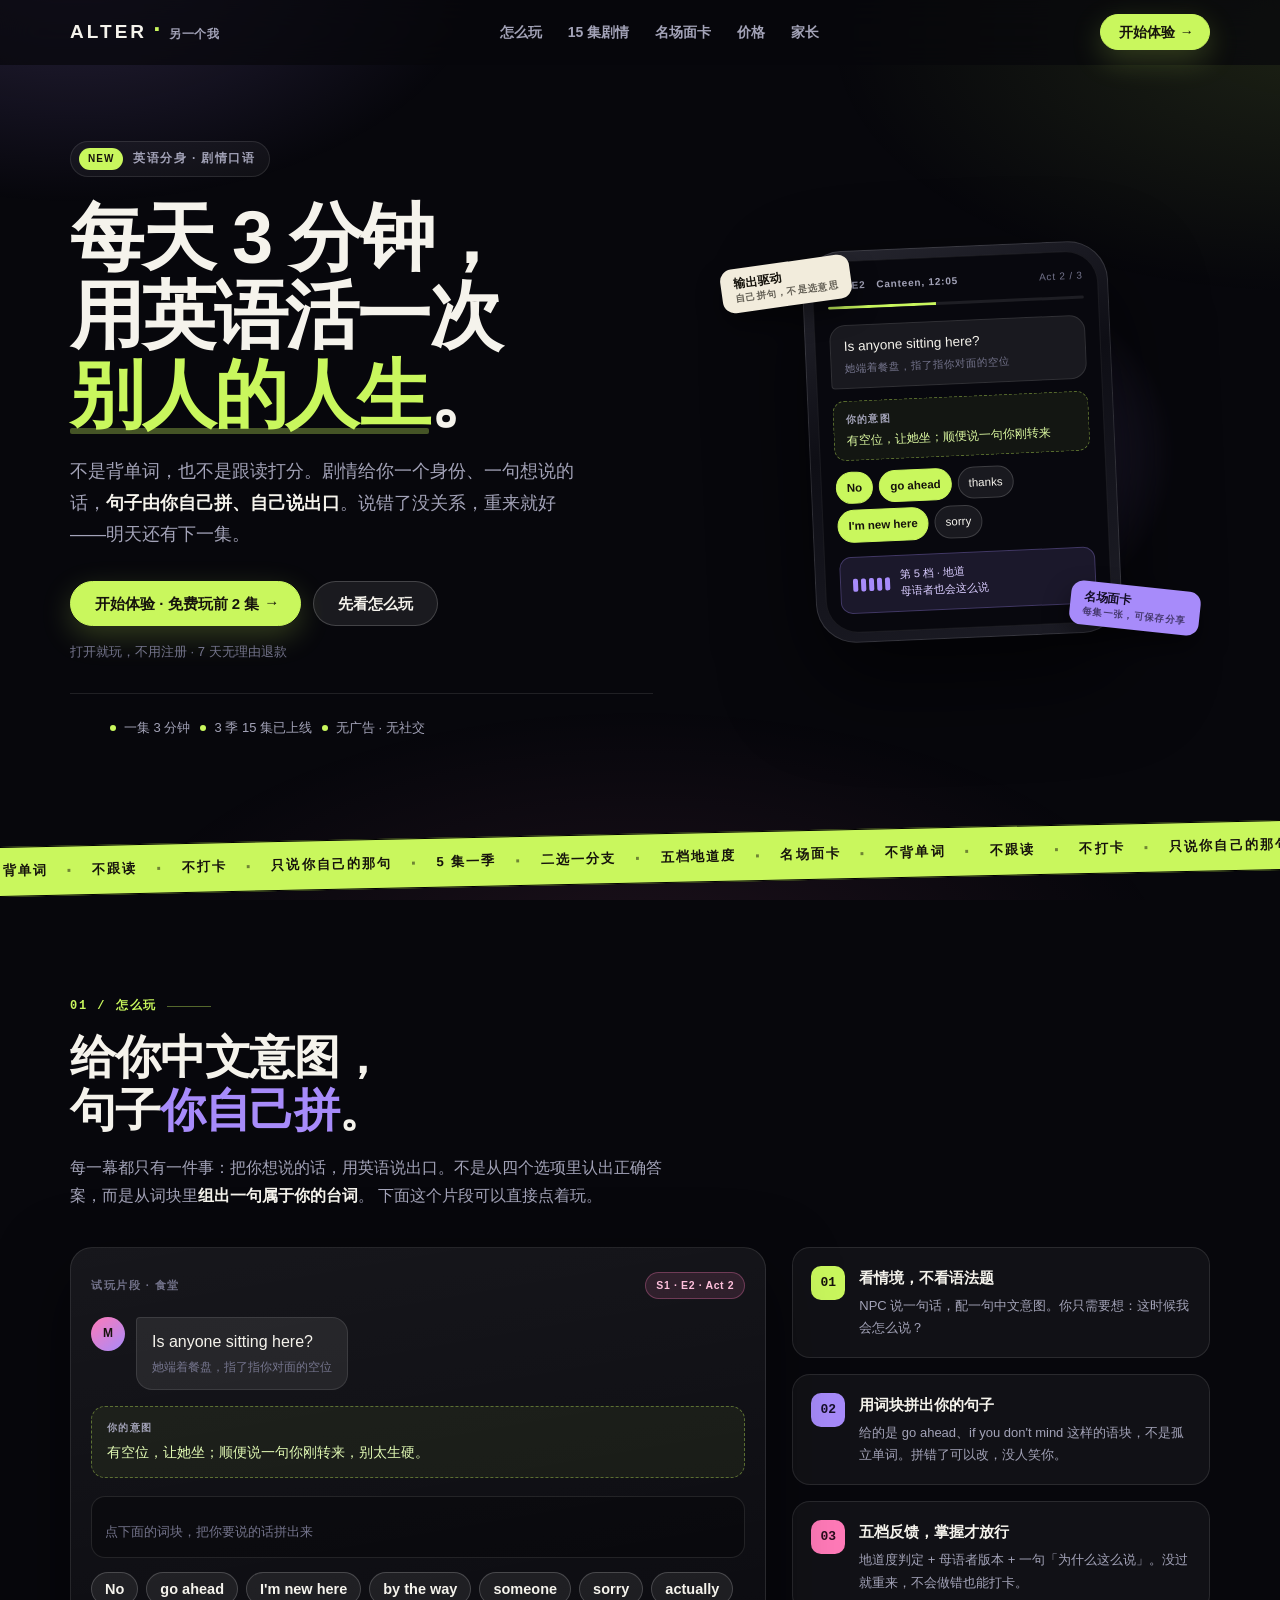
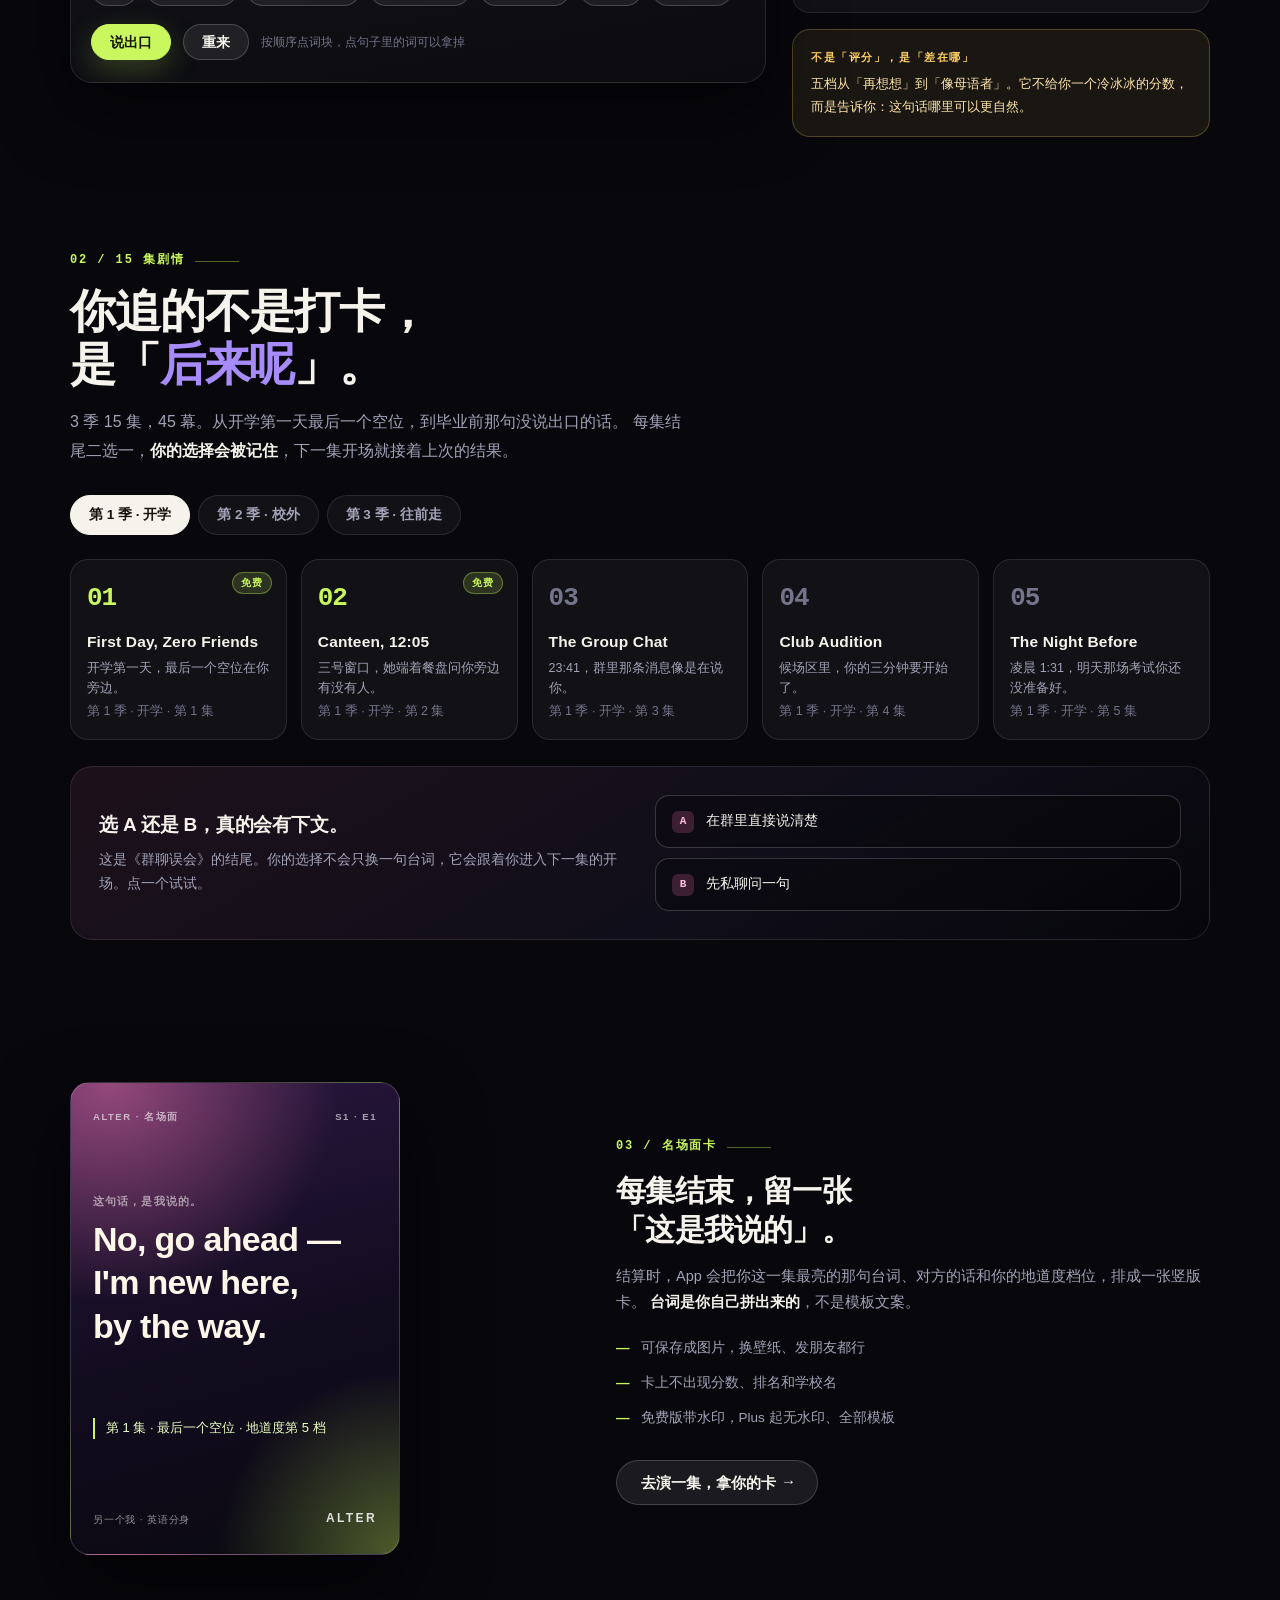
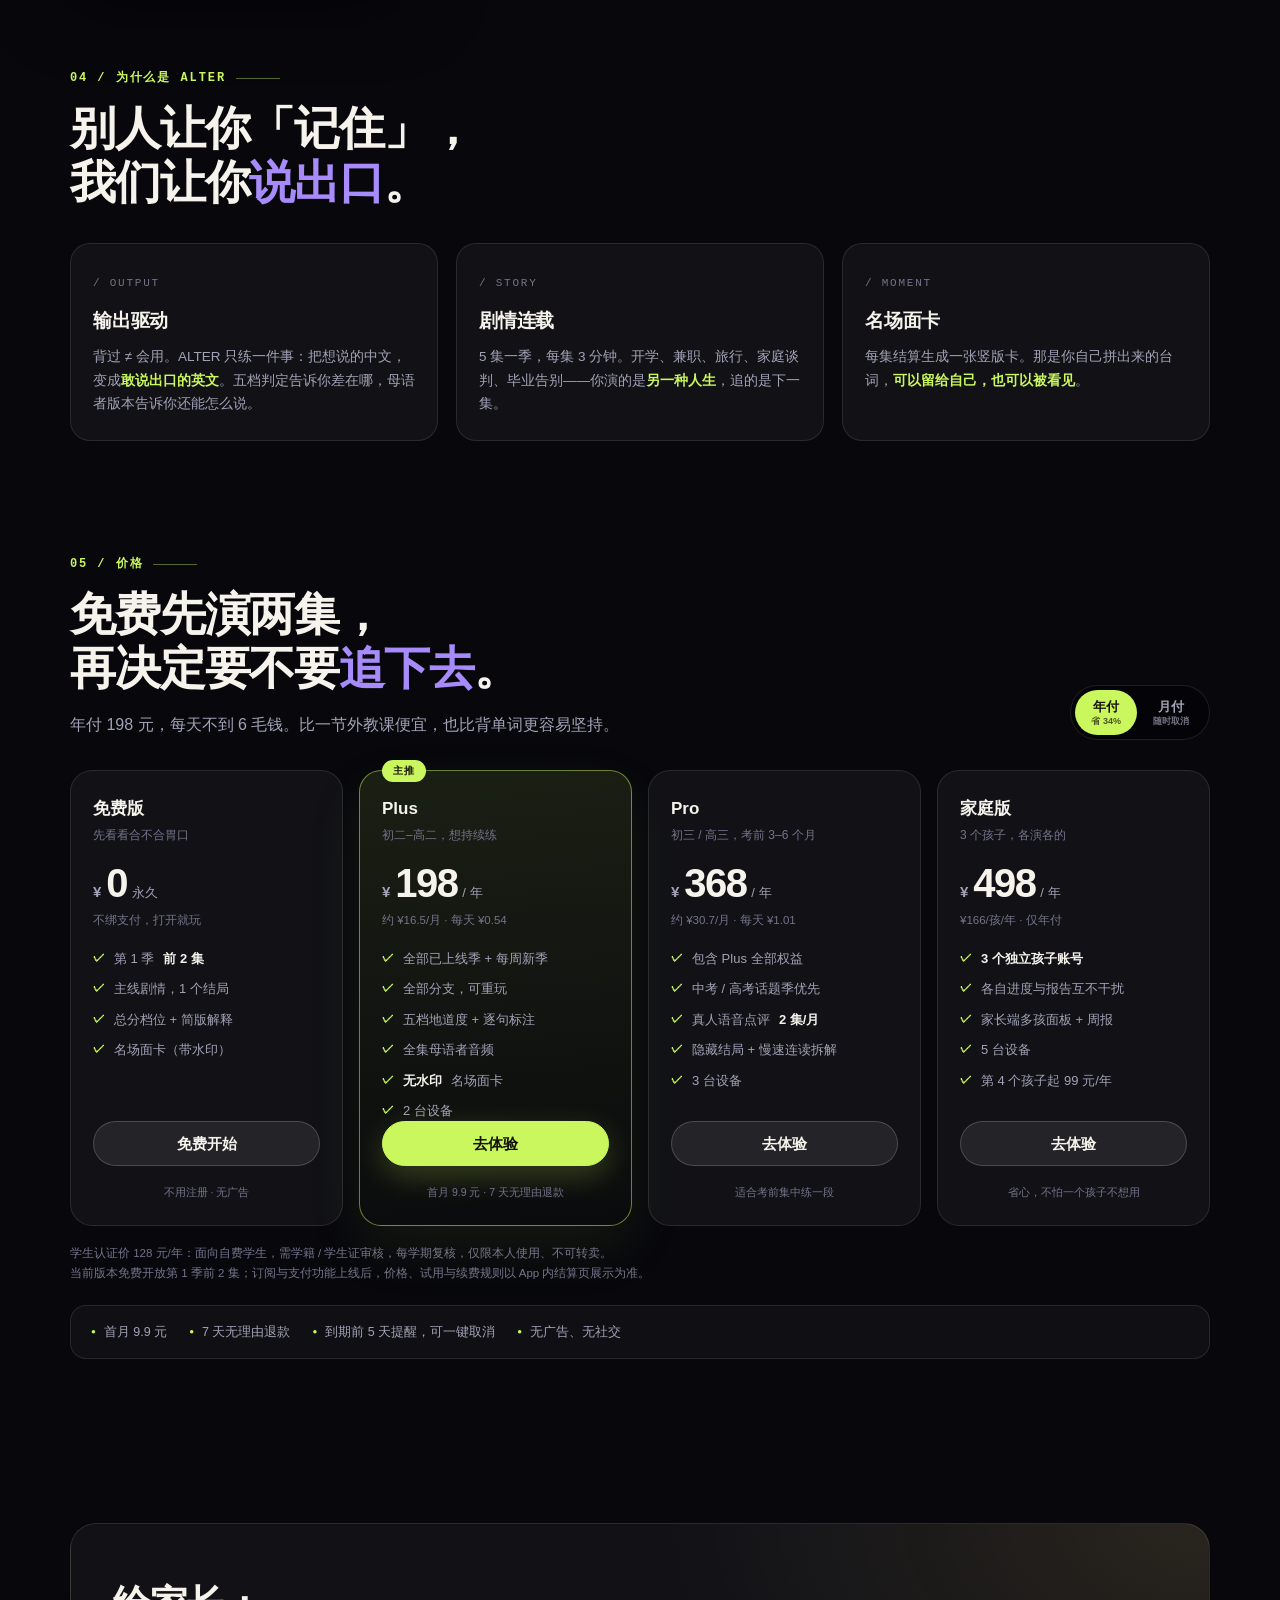
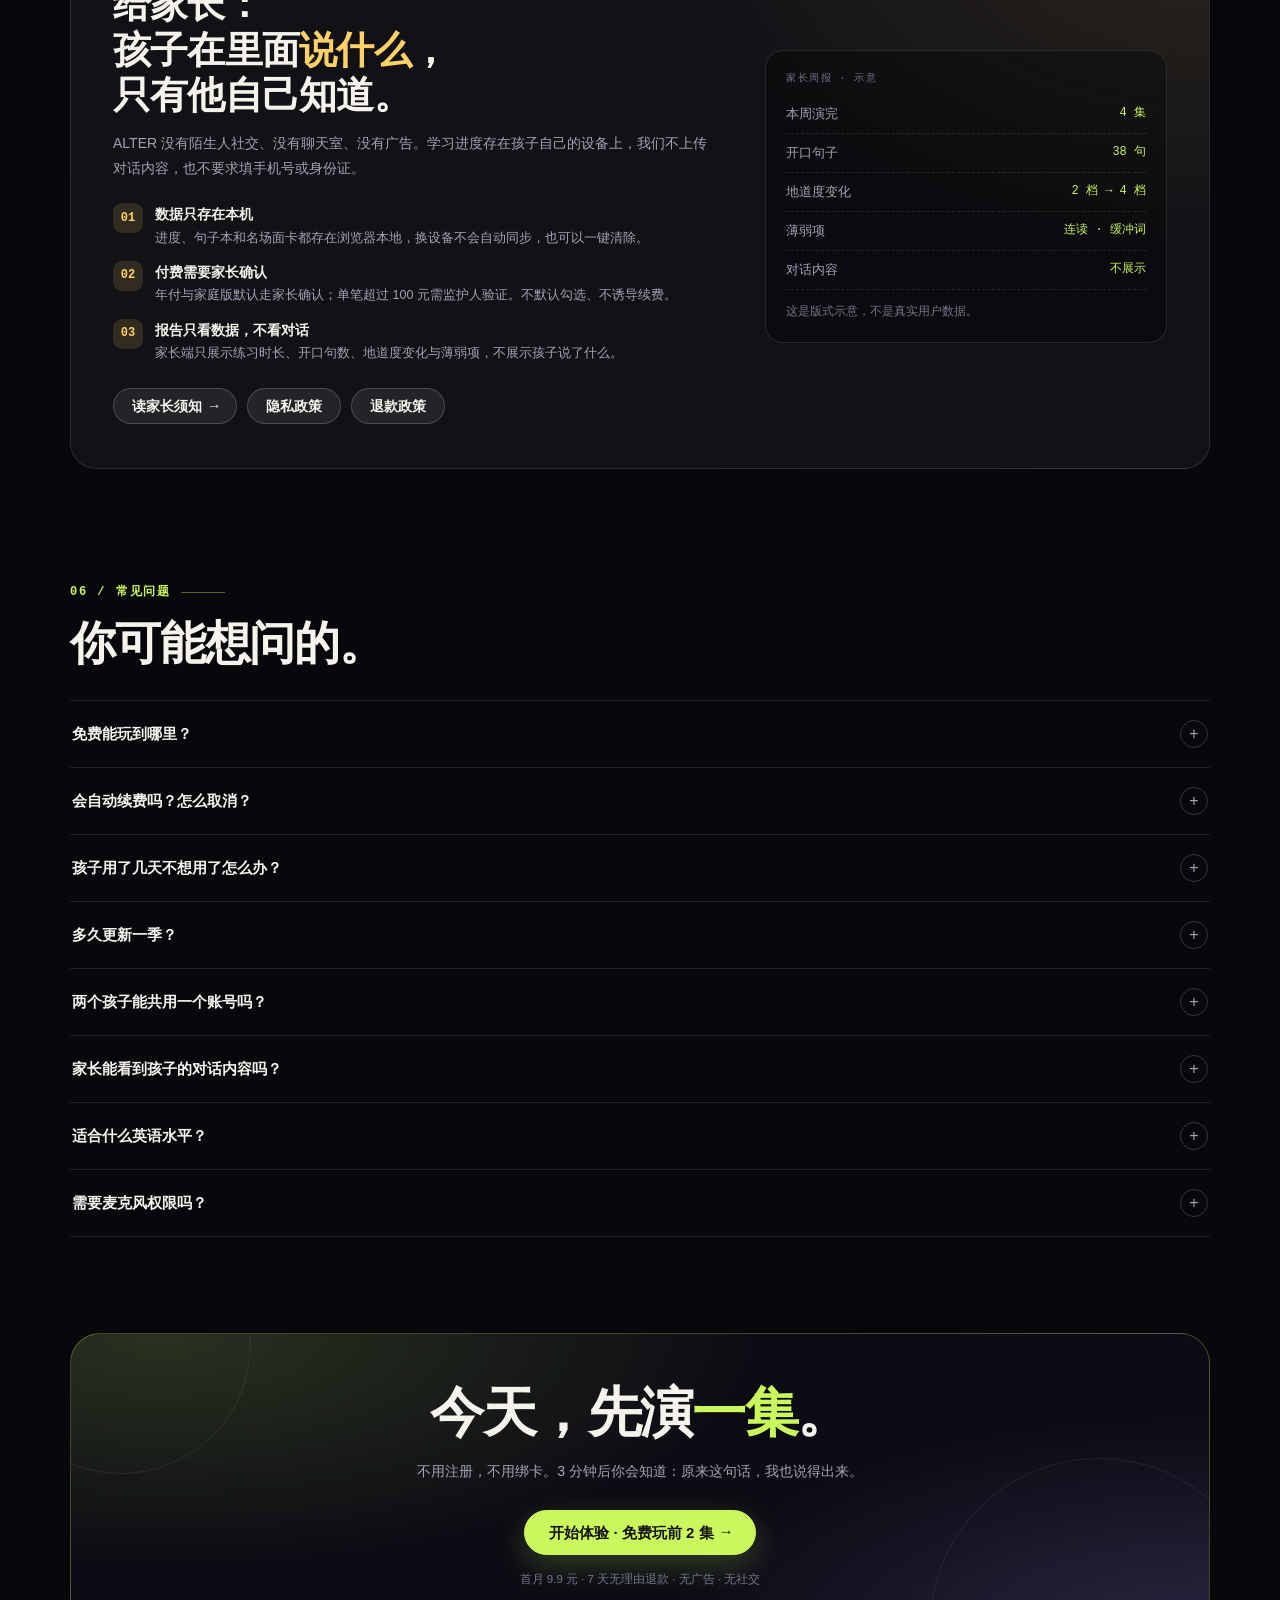
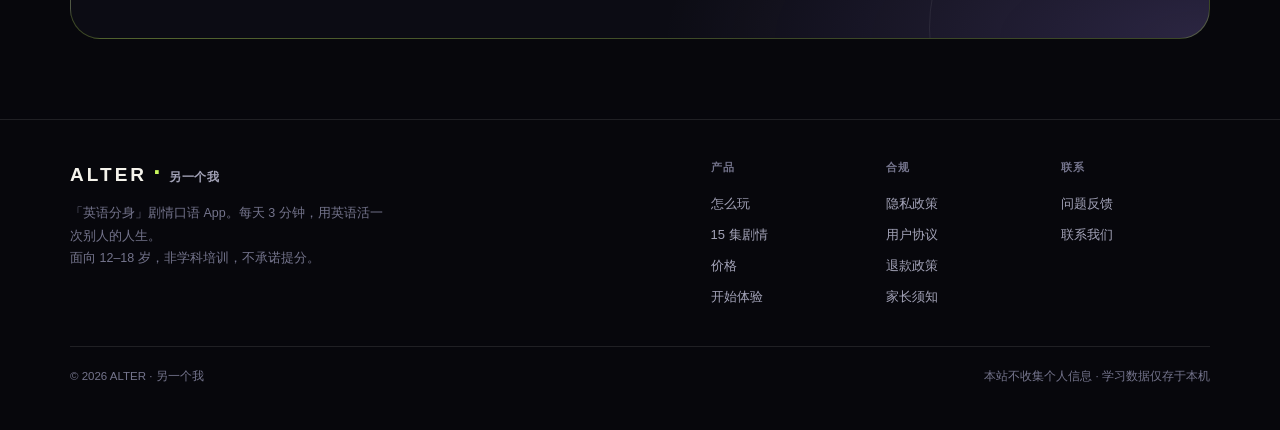
<file: index.html>
<!DOCTYPE html>
<html lang="zh-CN">
<head>
<meta charset="UTF-8" />
<meta name="viewport" content="width=device-width, initial-scale=1, viewport-fit=cover" />
<title>ALTER · 另一个我｜每天 3 分钟，用英语活另一种人生</title>
<meta name="description" content="ALTER 是一个「英语分身」剧情口语 App。给你中文意图和词块，句子自己拼、自己说；五档地道度告诉你差在哪，每集结尾二选一，下一集接着你的选择。免费玩第 1 季前 2 集。" />
<meta name="theme-color" content="#07070c" />
<meta property="og:title" content="ALTER · 另一个我｜英语分身剧情口语" />
<meta property="og:description" content="每天 3 分钟，用英语活一次别人的人生。5 集一季，二选一分支，演完生成你的名场面卡。" />
<meta property="og:type" content="website" />
<link rel="icon" href="assets/favicon.svg" type="image/svg+xml" />
<link rel="stylesheet" href="assets/css/style.css" />
</head>
<body>

<header class="site-header" id="siteHeader">
  <div class="container nav">
    <a class="brand" href="#top" aria-label="ALTER 另一个我 首页">ALTER<span class="dot">·</span><span class="cn">另一个我</span></a>
    <nav class="nav-links" aria-label="主导航">
      <a href="#how">怎么玩</a>
      <a href="#story">15 集剧情</a>
      <a href="#card">名场面卡</a>
      <a href="#pricing">价格</a>
      <a href="#parents">家长</a>
    </nav>
    <div class="nav-cta">
      <a class="btn btn--primary btn--sm" href="https://elizabeth819.github.io/alter-english/" target="_blank" rel="noopener">开始体验 <span class="arrow">→</span></a>
    </div>
  </div>
</header>

<main id="top">

  <!-- 首屏 -->
  <section class="hero">
    <div class="container hero-grid">
      <div>
        <span class="eyebrow"><b>NEW</b>英语分身 · 剧情口语</span>
        <h1>每天 3 分钟，<br />用英语活一次<br /><em>别人的人生</em>。</h1>
        <p class="hero-sub">
          不是背单词，也不是跟读打分。剧情给你一个身份、一句想说的话，<strong>句子由你自己拼、自己说出口</strong>。说错了没关系，重来就好——明天还有下一集。
        </p>
        <div class="hero-actions">
          <a class="btn btn--primary" href="https://elizabeth819.github.io/alter-english/" target="_blank" rel="noopener">开始体验 · 免费玩前 2 集 <span class="arrow">→</span></a>
          <a class="btn" href="#how">先看怎么玩</a>
        </div>
        <p class="hero-note">打开就玩，不用注册 · 7 天无理由退款</p>
        <ul class="hero-badges">
          <li>一集 3 分钟</li>
          <li>3 季 15 集已上线</li>
          <li>无广告 · 无社交</li>
        </ul>
      </div>

      <div class="phone-wrap" aria-hidden="true">
        <div class="sticker sticker--tl">输出驱动<small>自己拼句，不是选意思</small></div>
        <div class="phone">
          <div class="phone-screen">
            <div class="phone-top">
              <span class="phone-ep">S1 · E2　Canteen, 12:05</span>
              <span>Act 2 / 3</span>
            </div>
            <div class="phone-progress"><span></span></div>
            <div class="bubble">
              Is anyone sitting here?
              <small>她端着餐盘，指了指你对面的空位</small>
            </div>
            <div class="intent-box">
              <b>你的意图</b>
              有空位，让她坐；顺便说一句你刚转来
            </div>
            <div class="mini-chunks">
              <span class="mini-chunk mini-chunk--on">No</span>
              <span class="mini-chunk mini-chunk--on">go ahead</span>
              <span class="mini-chunk">thanks</span>
              <span class="mini-chunk mini-chunk--on">I'm new here</span>
              <span class="mini-chunk">sorry</span>
            </div>
            <div class="mini-tier">
              <span class="tier-dots"><i class="on"></i><i class="on"></i><i class="on"></i><i class="on"></i><i class="on"></i></span>
              <span>第 5 档 · 地道<br />母语者也会这么说</span>
            </div>
          </div>
        </div>
        <div class="sticker sticker--br">名场面卡<small>每集一张，可保存分享</small></div>
      </div>
    </div>
  </section>

  <div class="ticker" aria-hidden="true">
    <div class="ticker-track">
      <span>不背单词</span><span>不跟读</span><span>不打卡</span><span>只说你自己的那句</span><span>5 集一季</span><span>二选一分支</span><span>五档地道度</span><span>名场面卡</span>
      <span>不背单词</span><span>不跟读</span><span>不打卡</span><span>只说你自己的那句</span><span>5 集一季</span><span>二选一分支</span><span>五档地道度</span><span>名场面卡</span>
    </div>
  </div>

  <!-- 玩法 -->
  <section class="section" id="how">
    <div class="container">
      <div class="section-head reveal">
        <span class="section-index">01 / 怎么玩</span>
        <h2>给你中文意图，<br />句子<em>你自己拼</em>。</h2>
        <p class="section-desc">
          每一幕都只有一件事：把你想说的话，用英语说出口。不是从四个选项里认出正确答案，而是从词块里<strong>组出一句属于你的台词</strong>。
          下面这个片段可以直接点着玩。
        </p>
      </div>

      <div class="demo-layout">
        <div class="demo-card demo-card--main reveal">
          <div class="demo-card-label">
            <span>试玩片段 · 食堂</span>
            <span class="scene-tag">S1 · E2 · Act 2</span>
          </div>

          <div class="scene-line">
            <div class="avatar">M</div>
            <div class="speech">
              Is anyone sitting here?
              <small>她端着餐盘，指了指你对面的空位</small>
            </div>
          </div>

          <div class="intent">
            <span>你的意图</span>
            有空位，让她坐；顺便说一句你刚转来，别太生硬。
          </div>

          <div class="sentence-box" id="sentenceBox" aria-live="polite" aria-label="你拼出的句子"></div>
          <div class="chunk-pool" id="chunkPool">
            <button class="word-chip" type="button" data-word="No">No</button>
            <button class="word-chip" type="button" data-word="go ahead">go ahead</button>
            <button class="word-chip" type="button" data-word="I'm new here">I'm new here</button>
            <button class="word-chip" type="button" data-word="by the way">by the way</button>
            <button class="word-chip" type="button" data-word="someone">someone</button>
            <button class="word-chip" type="button" data-word="sorry">sorry</button>
            <button class="word-chip" type="button" data-word="actually">actually</button>
          </div>

          <div class="demo-actions">
            <button class="btn btn--primary btn--sm" type="button" id="submitSentence">说出口</button>
            <button class="btn btn--sm" type="button" id="resetSentence">重来</button>
            <span class="demo-hint">按顺序点词块，点句子里的词可以拿掉</span>
          </div>

          <div class="demo-result" id="demoResult" hidden>
            <div class="tier-row">
              <div class="tier-name" id="tierName">第 4 档 · 地道<small>意思对，语气也对</small></div>
              <div class="tier-scale" id="tierScale" aria-hidden="true">
                <i class="on"></i><i class="on"></i><i class="on"></i><i class="on"></i><i></i>
              </div>
            </div>
            <div class="your-line"><b>你说的</b><span id="yourSentence"></span></div>
            <div class="native-line"><b>母语者版本</b>No, go ahead — I'm new here, by the way.</div>
            <p class="why"><b>为什么这么说：</b>先答 No 再给 go ahead，对方才知道你是在回答「有没有人」，不是拒绝。最后用 by the way 把自我介绍接得轻一点，像顺口一提，不像查户口。</p>
          </div>
        </div>

        <div class="demo-side">
          <div class="step-card reveal">
            <span class="step-num">01</span>
            <div>
              <h3>看情境，不看语法题</h3>
              <p>NPC 说一句话，配一句中文意图。你只需要想：这时候我会怎么说？</p>
            </div>
          </div>
          <div class="step-card reveal">
            <span class="step-num">02</span>
            <div>
              <h3>用词块拼出你的句子</h3>
              <p>给的是 go ahead、if you don't mind 这样的语块，不是孤立单词。拼错了可以改，没人笑你。</p>
            </div>
          </div>
          <div class="step-card reveal">
            <span class="step-num">03</span>
            <div>
              <h3>五档反馈，掌握才放行</h3>
              <p>地道度判定 + 母语者版本 + 一句「为什么这么说」。没过就重来，不会做错也能打卡。</p>
            </div>
          </div>
          <div class="demo-tip reveal">
            <b>不是「评分」，是「差在哪」</b>
            五档从「再想想」到「像母语者」。它不给你一个冷冰冰的分数，而是告诉你：这句话哪里可以更自然。
          </div>
        </div>
      </div>
    </div>
  </section>

  <!-- 剧情 -->
  <section class="section" id="story">
    <div class="container">
      <div class="section-head reveal">
        <span class="section-index">02 / 15 集剧情</span>
        <h2>你追的不是打卡，<br />是「<em>后来呢</em>」。</h2>
        <p class="section-desc">
          3 季 15 集，45 幕。从开学第一天最后一个空位，到毕业前那句没说出口的话。
          每集结尾二选一，<strong>你的选择会被记住</strong>，下一集开场就接着上次的结果。
        </p>
      </div>

      <div class="season-tabs" role="tablist" aria-label="选择季">
        <button class="season-tab is-active" type="button" role="tab" aria-selected="true" data-season="1">第 1 季 · 开学</button>
        <button class="season-tab" type="button" role="tab" aria-selected="false" data-season="2">第 2 季 · 校外</button>
        <button class="season-tab" type="button" role="tab" aria-selected="false" data-season="3">第 3 季 · 往前走</button>
      </div>

      <div class="episode-list" id="episodeList" aria-live="polite"></div>

      <div class="branch-box reveal">
        <div class="branch-copy">
          <h3>选 A 还是 B，真的会有下文。</h3>
          <p>这是《群聊误会》的结尾。你的选择不会只换一句台词，它会跟着你进入下一集的开场。点一个试试。</p>
        </div>
        <div>
          <div class="branch-options">
            <button class="branch-opt" type="button" data-branch="a"><b>A</b><span>在群里直接说清楚</span></button>
            <button class="branch-opt" type="button" data-branch="b"><b>B</b><span>先私聊问一句</span></button>
          </div>
          <div class="branch-result" id="branchResult" hidden></div>
        </div>
      </div>
    </div>
  </section>

  <!-- 名场面卡 -->
  <section class="section" id="card">
    <div class="container">
      <div class="card-section-grid">
        <div class="scene-card reveal" aria-hidden="true">
          <div class="scene-card-top">
            <span>ALTER · 名场面</span>
            <span>S1 · E1</span>
          </div>
          <div class="scene-card-quote">
            <small>这句话，是我说的。</small>
            No, go ahead —<br />I'm new here,<br />by the way.
          </div>
          <div class="scene-card-line">第 1 集 · 最后一个空位 · 地道度第 5 档</div>
          <div class="scene-card-foot">
            <span>另一个我 · 英语分身</span>
            <b>ALTER</b>
          </div>
        </div>

        <div class="card-copy reveal">
          <span class="section-index">03 / 名场面卡</span>
          <h3 style="margin-top:14px">每集结束，留一张<br />「这是我说的」。</h3>
          <p>
            结算时，App 会把你这一集最亮的那句台词、对方的话和你的地道度档位，排成一张竖版卡。
            <strong>台词是你自己拼出来的</strong>，不是模板文案。
          </p>
          <ul class="card-points">
            <li>可保存成图片，换壁纸、发朋友都行</li>
            <li>卡上不出现分数、排名和学校名</li>
            <li>免费版带水印，Plus 起无水印、全部模板</li>
          </ul>
          <div class="hero-actions">
            <a class="btn" href="https://elizabeth819.github.io/alter-english/" target="_blank" rel="noopener">去演一集，拿你的卡 <span class="arrow">→</span></a>
          </div>
        </div>
      </div>
    </div>
  </section>

  <!-- 差异点 -->
  <section class="section" id="why">
    <div class="container">
      <div class="section-head reveal">
        <span class="section-index">04 / 为什么是 ALTER</span>
        <h2>别人让你「记住」，<br />我们让你<em>说出口</em>。</h2>
      </div>
      <div class="pillars">
        <article class="pillar reveal">
          <span class="k">/ OUTPUT</span>
          <h3>输出驱动</h3>
          <p>背过 ≠ 会用。ALTER 只练一件事：把想说的中文，变成<b>敢说出口的英文</b>。五档判定告诉你差在哪，母语者版本告诉你还能怎么说。</p>
        </article>
        <article class="pillar reveal">
          <span class="k">/ STORY</span>
          <h3>剧情连载</h3>
          <p>5 集一季，每集 3 分钟。开学、兼职、旅行、家庭谈判、毕业告别——你演的是<b>另一种人生</b>，追的是下一集。</p>
        </article>
        <article class="pillar reveal">
          <span class="k">/ MOMENT</span>
          <h3>名场面卡</h3>
          <p>每集结算生成一张竖版卡。那是你自己拼出来的台词，<b>可以留给自己，也可以被看见</b>。</p>
        </article>
      </div>
    </div>
  </section>

  <!-- 定价 -->
  <section class="section" id="pricing">
    <div class="container">
      <div class="price-head reveal">
        <div class="section-head" style="max-width:560px">
          <span class="section-index">05 / 价格</span>
          <h2>免费先演两集，<br />再决定要不要<em>追下去</em>。</h2>
          <p class="section-desc">年付 198 元，每天不到 6 毛钱。比一节外教课便宜，也比背单词更容易坚持。</p>
        </div>
        <div class="price-toggle" role="group" aria-label="计费周期">
          <button type="button" class="is-active" data-cycle="annual">年付<small>省 34%</small></button>
          <button type="button" data-cycle="monthly">月付<small>随时取消</small></button>
        </div>
      </div>

      <div class="price-grid">
        <article class="plan reveal">
          <div class="plan-name">免费版</div>
          <div class="plan-for">先看看合不合胃口</div>
          <div class="plan-price"><span class="cur">¥</span><span class="num">0</span><span class="per">永久</span></div>
          <div class="plan-sub">不绑支付，打开就玩</div>
          <ul>
            <li>第 1 季<b>前 2 集</b></li>
            <li>主线剧情，1 个结局</li>
            <li>总分档位 + 简版解释</li>
            <li>名场面卡（带水印）</li>
          </ul>
          <a class="btn btn--block" href="https://elizabeth819.github.io/alter-english/" target="_blank" rel="noopener">免费开始</a>
          <div class="plan-foot">不用注册 · 无广告</div>
        </article>

        <article class="plan plan--featured reveal">
          <span class="plan-flag">主推</span>
          <div class="plan-name">Plus</div>
          <div class="plan-for">初二–高二，想持续练</div>
          <div class="plan-price"><span class="cur">¥</span><span class="num" data-annual="198" data-monthly="25">198</span><span class="per" data-annual="/ 年" data-monthly="/ 月">/ 年</span></div>
          <div class="plan-sub" data-annual="约 ¥16.5/月 · 每天 ¥0.54" data-monthly="年付 198 元更划算">约 ¥16.5/月 · 每天 ¥0.54</div>
          <ul>
            <li>全部已上线季 + 每周新季</li>
            <li>全部分支，可重玩</li>
            <li>五档地道度 + 逐句标注</li>
            <li>全集母语者音频</li>
            <li><b>无水印</b>名场面卡</li>
            <li>2 台设备</li>
          </ul>
          <a class="btn btn--primary btn--block" href="https://elizabeth819.github.io/alter-english/" target="_blank" rel="noopener">去体验</a>
          <div class="plan-foot">首月 9.9 元 · 7 天无理由退款</div>
        </article>

        <article class="plan reveal">
          <div class="plan-name">Pro</div>
          <div class="plan-for">初三 / 高三，考前 3–6 个月</div>
          <div class="plan-price"><span class="cur">¥</span><span class="num" data-annual="368" data-monthly="45">368</span><span class="per" data-annual="/ 年" data-monthly="/ 月">/ 年</span></div>
          <div class="plan-sub" data-annual="约 ¥30.7/月 · 每天 ¥1.01" data-monthly="年付 368 元更划算">约 ¥30.7/月 · 每天 ¥1.01</div>
          <ul>
            <li>包含 Plus 全部权益</li>
            <li>中考 / 高考话题季优先</li>
            <li>真人语音点评 <b>2 集/月</b></li>
            <li>隐藏结局 + 慢速连读拆解</li>
            <li>3 台设备</li>
          </ul>
          <a class="btn btn--block" href="https://elizabeth819.github.io/alter-english/" target="_blank" rel="noopener">去体验</a>
          <div class="plan-foot">适合考前集中练一段</div>
        </article>

        <article class="plan reveal">
          <div class="plan-name">家庭版</div>
          <div class="plan-for">3 个孩子，各演各的</div>
          <div class="plan-price"><span class="cur">¥</span><span class="num" data-annual="498" data-monthly="498">498</span><span class="per" data-annual="/ 年" data-monthly="/ 年">/ 年</span></div>
          <div class="plan-sub" data-annual="¥166/孩/年 · 仅年付" data-monthly="家庭版仅支持年付">¥166/孩/年 · 仅年付</div>
          <ul>
            <li><b>3 个独立孩子账号</b></li>
            <li>各自进度与报告互不干扰</li>
            <li>家长端多孩面板 + 周报</li>
            <li>5 台设备</li>
            <li>第 4 个孩子起 99 元/年</li>
          </ul>
          <a class="btn btn--block" href="https://elizabeth819.github.io/alter-english/" target="_blank" rel="noopener">去体验</a>
          <div class="plan-foot">省心，不怕一个孩子不想用</div>
        </article>
      </div>

      <p class="price-note">
        学生认证价 128 元/年：面向自费学生，需学籍 / 学生证审核，每学期复核，仅限本人使用、不可转卖。<br />
        当前版本免费开放第 1 季前 2 集；订阅与支付功能上线后，价格、试用与续费规则以 App 内结算页展示为准。
      </p>

      <ul class="guarantee">
        <li>首月 9.9 元</li>
        <li>7 天无理由退款</li>
        <li>到期前 5 天提醒，可一键取消</li>
        <li>无广告、无社交</li>
      </ul>
    </div>
  </section>

  <!-- 家长 -->
  <section class="section" id="parents">
    <div class="container">
      <div class="parent reveal">
        <div class="parent-grid">
          <div>
            <h2>给家长：<br />孩子在里面<em>说什么</em>，<br />只有他自己知道。</h2>
            <p class="parent-lead">
              ALTER 没有陌生人社交、没有聊天室、没有广告。学习进度存在孩子自己的设备上，我们不上传对话内容，也不要求填手机号或身份证。
            </p>
            <ul class="parent-list">
              <li>
                <span class="ico">01</span>
                <div>
                  <h3>数据只存在本机</h3>
                  <p>进度、句子本和名场面卡都存在浏览器本地，换设备不会自动同步，也可以一键清除。</p>
                </div>
              </li>
              <li>
                <span class="ico">02</span>
                <div>
                  <h3>付费需要家长确认</h3>
                  <p>年付与家庭版默认走家长确认；单笔超过 100 元需监护人验证。不默认勾选、不诱导续费。</p>
                </div>
              </li>
              <li>
                <span class="ico">03</span>
                <div>
                  <h3>报告只看数据，不看对话</h3>
                  <p>家长端只展示练习时长、开口句数、地道度变化与薄弱项，不展示孩子说了什么。</p>
                </div>
              </li>
            </ul>
            <div class="parent-actions">
              <a class="btn btn--sm" href="parents.html">读家长须知 <span class="arrow">→</span></a>
              <a class="btn btn--sm" href="privacy.html">隐私政策</a>
              <a class="btn btn--sm" href="refund.html">退款政策</a>
            </div>
          </div>

          <div class="parent-card" aria-label="家长周报示意">
            <div class="cap">家长周报 · 示意</div>
            <div class="row"><span>本周演完</span><span>4 集</span></div>
            <div class="row"><span>开口句子</span><span>38 句</span></div>
            <div class="row"><span>地道度变化</span><span>2 档 → 4 档</span></div>
            <div class="row"><span>薄弱项</span><span>连读 · 缓冲词</span></div>
            <div class="row"><span>对话内容</span><span>不展示</span></div>
            <p class="price-note" style="margin-top:12px">这是版式示意，不是真实用户数据。</p>
          </div>
        </div>
      </div>
    </div>
  </section>

  <!-- FAQ -->
  <section class="section" id="faq">
    <div class="container">
      <div class="section-head reveal">
        <span class="section-index">06 / 常见问题</span>
        <h2>你可能想问的。</h2>
      </div>
      <div class="faq reveal">
        <details>
          <summary>免费能玩到哪里？</summary>
          <div class="faq-answer">第 1 季前 2 集免费，不绑支付、不看广告。第 3 集开始需要 Plus——那正好是第一个大钩子。</div>
        </details>
        <details>
          <summary>会自动续费吗？怎么取消？</summary>
          <div class="faq-answer">订阅会自动续费。开通前会明确告诉你续费价格；到期前 5 天和 1 天各提醒一次；可在「我的 – 订阅」一键取消，也可以按<a href="refund.html">退款政策</a>申请退款。具体以 App 内结算页为准。</div>
        </details>
        <details>
          <summary>孩子用了几天不想用了怎么办？</summary>
          <div class="faq-answer">7 天内无理由退款；年付在 30 天内可按未使用比例退款；已使用的真人语音点评除外。原路退回，不拖流程。详见<a href="refund.html">退款政策</a>。</div>
        </details>
        <details>
          <summary>多久更新一季？</summary>
          <div class="faq-answer">目标每周更新 1 季（5 集），以 App 内公告为准。已上线的季可以随时重玩分支，选另一个结局。</div>
        </details>
        <details>
          <summary>两个孩子能共用一个账号吗？</summary>
          <div class="faq-answer">建议用家庭版：3 个独立孩子账号，各自进度和报告互不干扰。Plus 只支持 2 台设备。</div>
        </details>
        <details>
          <summary>家长能看到孩子的对话内容吗？</summary>
          <div class="faq-answer">不能。家长端只展示练习时长、开口句数、地道度变化和薄弱项，不展示对话原文，也没有聊天功能。</div>
        </details>
        <details>
          <summary>适合什么英语水平？</summary>
          <div class="faq-answer">第 1 季 A2–B1，第 2 季 B1，第 3 季 B1–B2。句子逐季变长，提示逐季变少。大致对应英语 90–120 分（150 分制）、单词背了不少但开不了口的初高中生。</div>
        </details>
        <details>
          <summary>需要麦克风权限吗？</summary>
          <div class="faq-answer">不需要。现在用词块拼句 + 浏览器自带语音朗读，不录音、不打分。以后如果做跟读，会先征求同意。</div>
        </details>
      </div>
    </div>
  </section>

  <!-- 结尾 -->
  <div class="container">
    <section class="final-cta reveal">
      <span class="cta-orbit cta-orbit--1" aria-hidden="true"></span>
      <span class="cta-orbit cta-orbit--2" aria-hidden="true"></span>
      <h2>今天，先演<em>一集</em>。</h2>
      <p>不用注册，不用绑卡。3 分钟后你会知道：原来这句话，我也说得出来。</p>
      <a class="btn btn--primary" href="https://elizabeth819.github.io/alter-english/" target="_blank" rel="noopener">开始体验 · 免费玩前 2 集 <span class="arrow">→</span></a>
      <p class="tiny">首月 9.9 元 · 7 天无理由退款 · 无广告 · 无社交</p>
    </section>
  </div>

</main>

<footer class="site-footer">
  <div class="container">
    <div class="footer-grid">
      <div class="footer-brand">
        <a class="brand" href="#top">ALTER<span class="dot">·</span><span class="cn">另一个我</span></a>
        <p>「英语分身」剧情口语 App。每天 3 分钟，用英语活一次别人的人生。<br />面向 12–18 岁，非学科培训，不承诺提分。</p>
      </div>
      <div class="footer-links">
        <div class="footer-col">
          <h4>产品</h4>
          <a href="#how">怎么玩</a>
          <a href="#story">15 集剧情</a>
          <a href="#pricing">价格</a>
          <a href="https://elizabeth819.github.io/alter-english/" target="_blank" rel="noopener">开始体验</a>
        </div>
        <div class="footer-col">
          <h4>合规</h4>
          <a href="privacy.html">隐私政策</a>
          <a href="terms.html">用户协议</a>
          <a href="refund.html">退款政策</a>
          <a href="parents.html">家长须知</a>
        </div>
        <div class="footer-col">
          <h4>联系</h4>
          <a href="https://github.com/Elizabeth819/alter-landing/issues" target="_blank" rel="noopener">问题反馈</a>
          <a href="https://github.com/Elizabeth819/alter-landing/issues" target="_blank" rel="noopener">联系我们</a>
        </div>
      </div>
    </div>
    <div class="footer-bottom">
      <span>© 2026 ALTER · 另一个我</span>
      <span>本站不收集个人信息 · 学习数据仅存于本机</span>
    </div>
  </div>
</footer>

<div class="mobile-cta" id="mobileCta">
  <div class="meta"><b>先免费演一集</b>第 1 季前 2 集免费</div>
  <a class="btn btn--primary btn--sm" href="https://elizabeth819.github.io/alter-english/" target="_blank" rel="noopener">开始体验</a>
</div>

<script src="assets/js/main.js" defer></script>
</body>
</html>
</file>
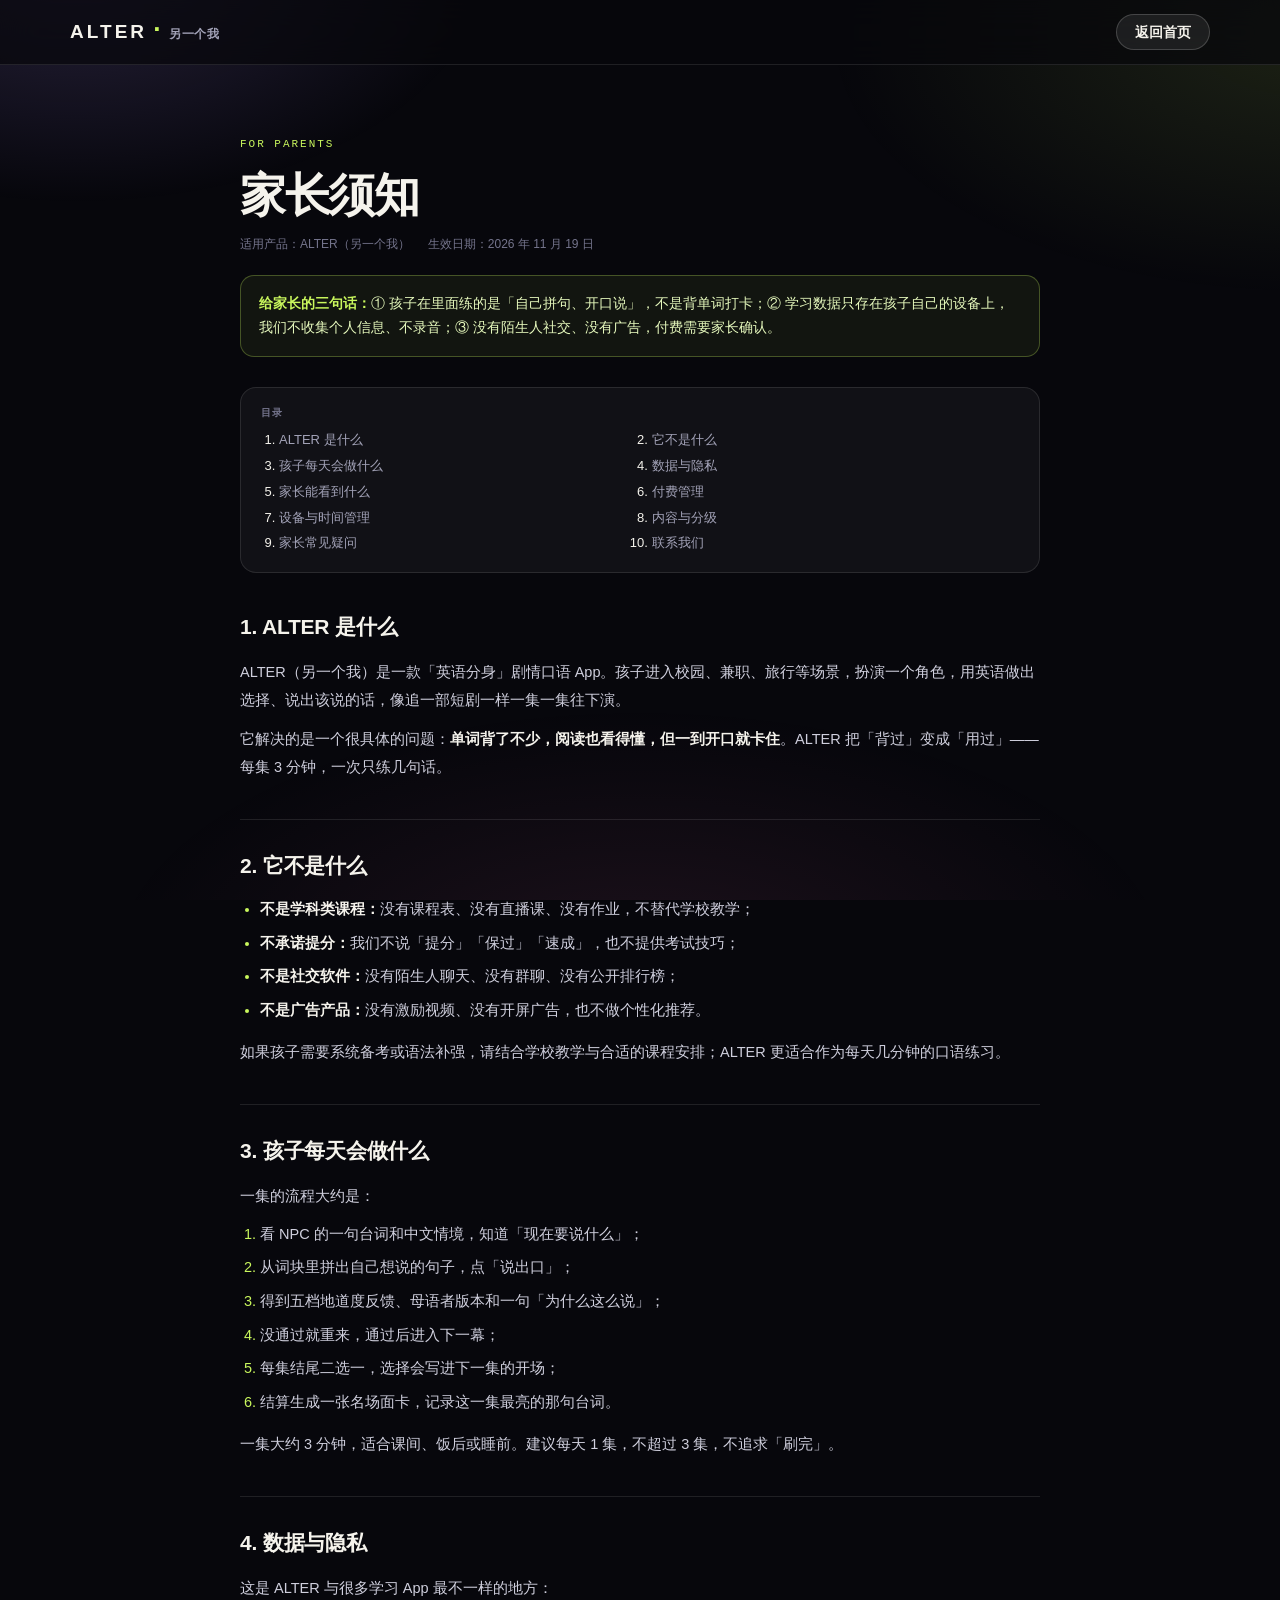
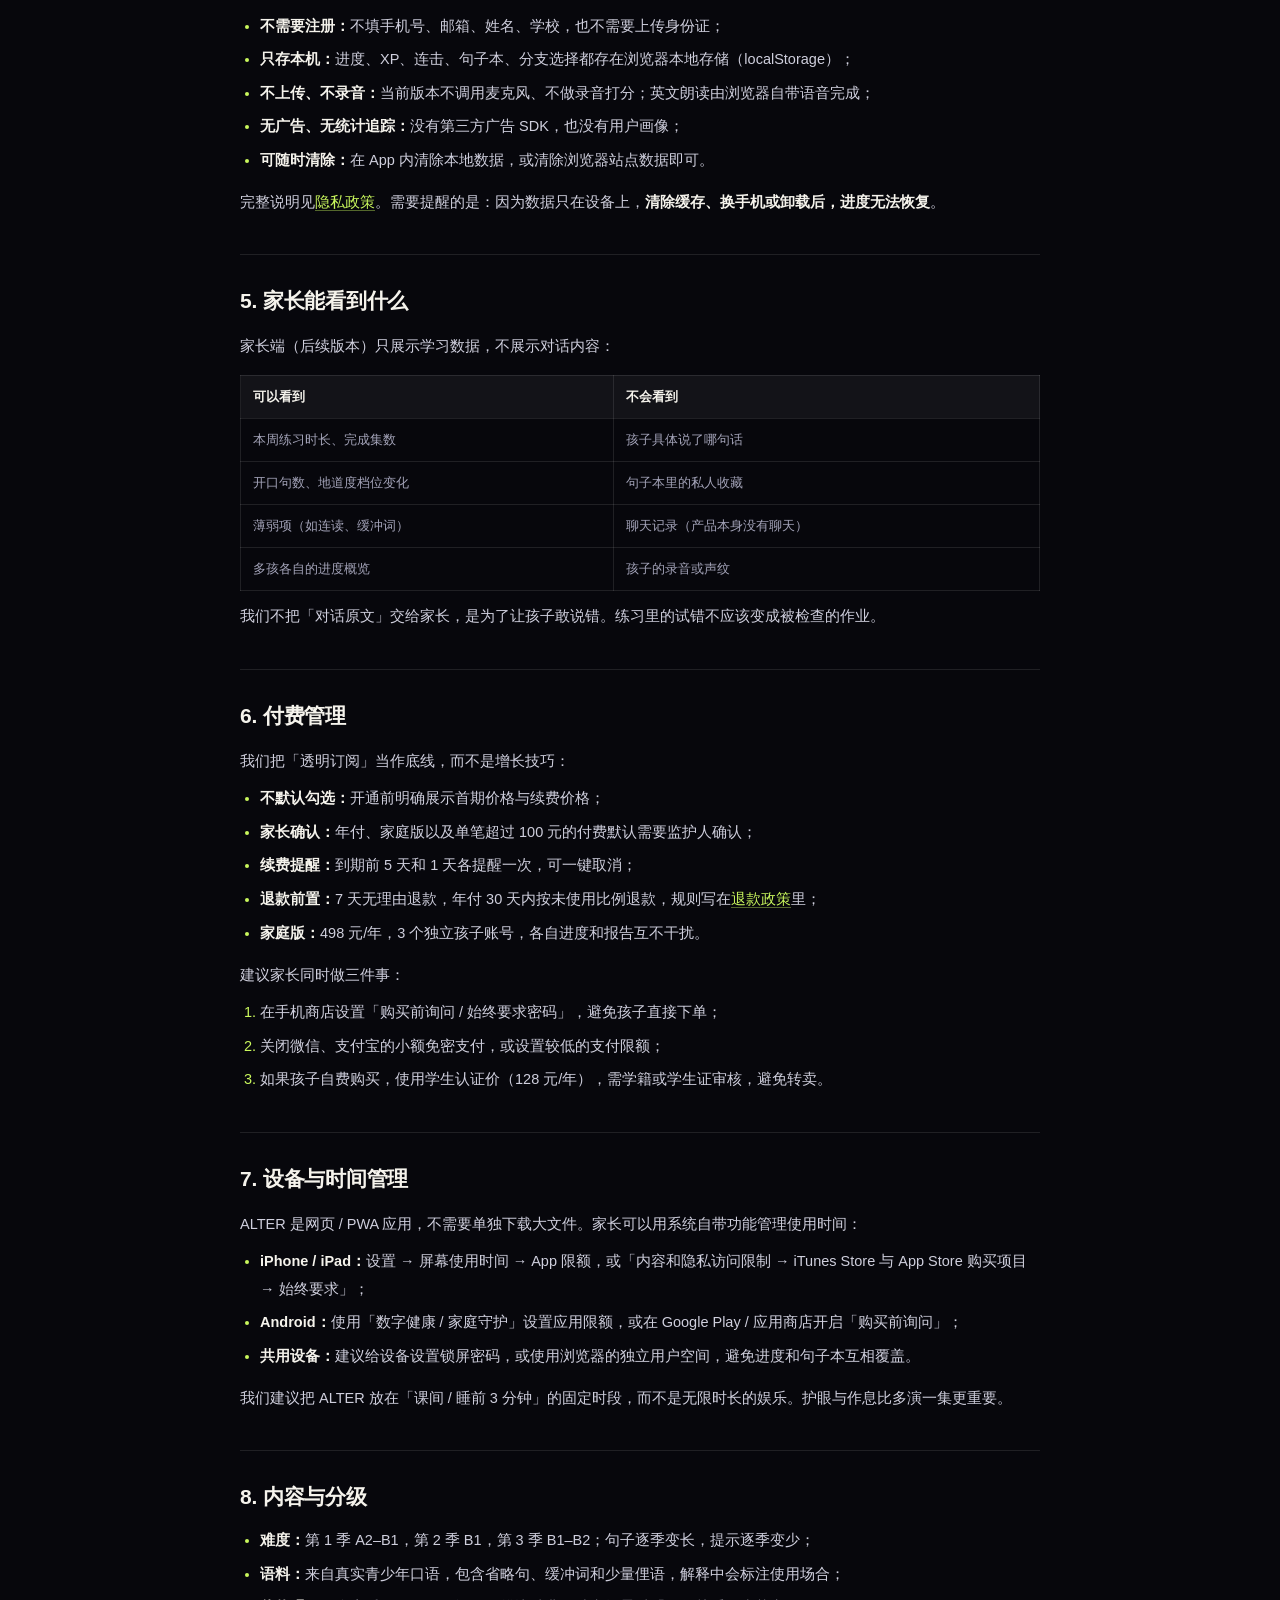
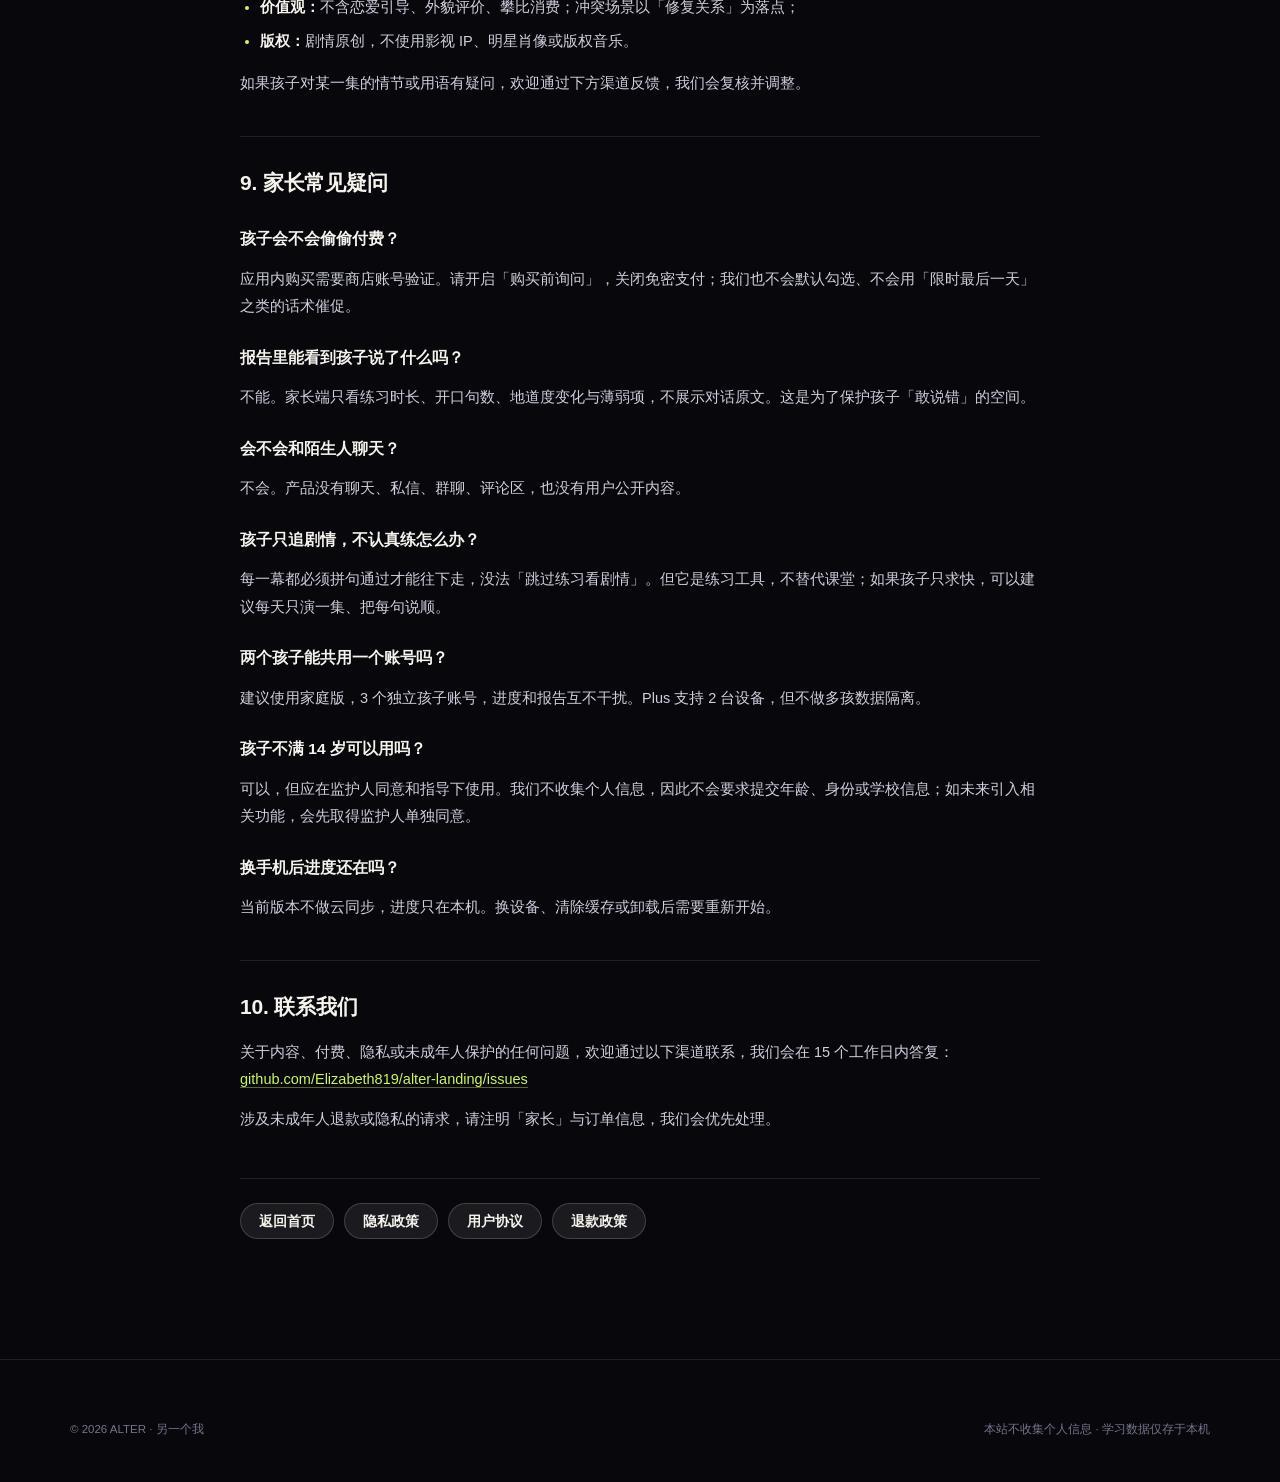
<file: parents.html>
<!DOCTYPE html>
<html lang="zh-CN">
<head>
<meta charset="UTF-8" />
<meta name="viewport" content="width=device-width, initial-scale=1, viewport-fit=cover" />
<title>家长须知｜ALTER · 另一个我</title>
<meta name="description" content="ALTER（另一个我）家长须知：数据只存本机、不收集个人信息、无广告无社交，以及如何管理孩子的付费与使用时间。" />
<meta name="theme-color" content="#07070c" />
<link rel="icon" href="assets/favicon.svg" type="image/svg+xml" />
<link rel="stylesheet" href="assets/css/style.css" />
</head>
<body>

<header class="site-header is-scrolled">
  <div class="container nav">
    <a class="brand" href="index.html" aria-label="ALTER 另一个我 首页">ALTER<span class="dot">·</span><span class="cn">另一个我</span></a>
    <div class="nav-cta">
      <a class="btn btn--sm" href="index.html">返回首页</a>
    </div>
  </div>
</header>

<main class="legal-page">
  <div class="container">
    <div class="legal-shell">
      <span class="legal-kicker">FOR PARENTS</span>
      <h1 class="legal-title">家长须知</h1>
      <div class="legal-meta">
        <span>适用产品：ALTER（另一个我）</span>
        <span>生效日期：2026 年 11 月 19 日</span>
      </div>

      <div class="legal-callout">
        <b>给家长的三句话：</b>① 孩子在里面练的是「自己拼句、开口说」，不是背单词打卡；② 学习数据只存在孩子自己的设备上，我们不收集个人信息、不录音；③ 没有陌生人社交、没有广告，付费需要家长确认。
      </div>

      <nav class="legal-toc" aria-label="目录">
        <b>目录</b>
        <ol>
          <li><a href="#g1">ALTER 是什么</a></li>
          <li><a href="#g2">它不是什么</a></li>
          <li><a href="#g3">孩子每天会做什么</a></li>
          <li><a href="#g4">数据与隐私</a></li>
          <li><a href="#g5">家长能看到什么</a></li>
          <li><a href="#g6">付费管理</a></li>
          <li><a href="#g7">设备与时间管理</a></li>
          <li><a href="#g8">内容与分级</a></li>
          <li><a href="#g9">家长常见疑问</a></li>
          <li><a href="#g10">联系我们</a></li>
        </ol>
      </nav>

      <div class="legal-body">
        <h2 id="g1">1. ALTER 是什么</h2>
        <p>ALTER（另一个我）是一款「英语分身」剧情口语 App。孩子进入校园、兼职、旅行等场景，扮演一个角色，用英语做出选择、说出该说的话，像追一部短剧一样一集一集往下演。</p>
        <p>它解决的是一个很具体的问题：<strong>单词背了不少，阅读也看得懂，但一到开口就卡住</strong>。ALTER 把「背过」变成「用过」——每集 3 分钟，一次只练几句话。</p>

        <h2 id="g2">2. 它不是什么</h2>
        <ul>
          <li><strong>不是学科类课程：</strong>没有课程表、没有直播课、没有作业，不替代学校教学；</li>
          <li><strong>不承诺提分：</strong>我们不说「提分」「保过」「速成」，也不提供考试技巧；</li>
          <li><strong>不是社交软件：</strong>没有陌生人聊天、没有群聊、没有公开排行榜；</li>
          <li><strong>不是广告产品：</strong>没有激励视频、没有开屏广告，也不做个性化推荐。</li>
        </ul>
        <p>如果孩子需要系统备考或语法补强，请结合学校教学与合适的课程安排；ALTER 更适合作为每天几分钟的口语练习。</p>

        <h2 id="g3">3. 孩子每天会做什么</h2>
        <p>一集的流程大约是：</p>
        <ol>
          <li>看 NPC 的一句台词和中文情境，知道「现在要说什么」；</li>
          <li>从词块里拼出自己想说的句子，点「说出口」；</li>
          <li>得到五档地道度反馈、母语者版本和一句「为什么这么说」；</li>
          <li>没通过就重来，通过后进入下一幕；</li>
          <li>每集结尾二选一，选择会写进下一集的开场；</li>
          <li>结算生成一张名场面卡，记录这一集最亮的那句台词。</li>
        </ol>
        <p>一集大约 3 分钟，适合课间、饭后或睡前。建议每天 1 集，不超过 3 集，不追求「刷完」。</p>

        <h2 id="g4">4. 数据与隐私</h2>
        <p>这是 ALTER 与很多学习 App 最不一样的地方：</p>
        <ul>
          <li><strong>不需要注册：</strong>不填手机号、邮箱、姓名、学校，也不需要上传身份证；</li>
          <li><strong>只存本机：</strong>进度、XP、连击、句子本、分支选择都存在浏览器本地存储（localStorage）；</li>
          <li><strong>不上传、不录音：</strong>当前版本不调用麦克风、不做录音打分；英文朗读由浏览器自带语音完成；</li>
          <li><strong>无广告、无统计追踪：</strong>没有第三方广告 SDK，也没有用户画像；</li>
          <li><strong>可随时清除：</strong>在 App 内清除本地数据，或清除浏览器站点数据即可。</li>
        </ul>
        <p>完整说明见<a href="privacy.html">隐私政策</a>。需要提醒的是：因为数据只在设备上，<strong>清除缓存、换手机或卸载后，进度无法恢复</strong>。</p>

        <h2 id="g5">5. 家长能看到什么</h2>
        <p>家长端（后续版本）只展示学习数据，不展示对话内容：</p>
        <table class="legal-table">
          <thead>
            <tr><th>可以看到</th><th>不会看到</th></tr>
          </thead>
          <tbody>
            <tr><td>本周练习时长、完成集数</td><td>孩子具体说了哪句话</td></tr>
            <tr><td>开口句数、地道度档位变化</td><td>句子本里的私人收藏</td></tr>
            <tr><td>薄弱项（如连读、缓冲词）</td><td>聊天记录（产品本身没有聊天）</td></tr>
            <tr><td>多孩各自的进度概览</td><td>孩子的录音或声纹</td></tr>
          </tbody>
        </table>
        <p>我们不把「对话原文」交给家长，是为了让孩子敢说错。练习里的试错不应该变成被检查的作业。</p>

        <h2 id="g6">6. 付费管理</h2>
        <p>我们把「透明订阅」当作底线，而不是增长技巧：</p>
        <ul>
          <li><strong>不默认勾选：</strong>开通前明确展示首期价格与续费价格；</li>
          <li><strong>家长确认：</strong>年付、家庭版以及单笔超过 100 元的付费默认需要监护人确认；</li>
          <li><strong>续费提醒：</strong>到期前 5 天和 1 天各提醒一次，可一键取消；</li>
          <li><strong>退款前置：</strong>7 天无理由退款，年付 30 天内按未使用比例退款，规则写在<a href="refund.html">退款政策</a>里；</li>
          <li><strong>家庭版：</strong>498 元/年，3 个独立孩子账号，各自进度和报告互不干扰。</li>
        </ul>
        <p>建议家长同时做三件事：</p>
        <ol>
          <li>在手机商店设置「购买前询问 / 始终要求密码」，避免孩子直接下单；</li>
          <li>关闭微信、支付宝的小额免密支付，或设置较低的支付限额；</li>
          <li>如果孩子自费购买，使用学生认证价（128 元/年），需学籍或学生证审核，避免转卖。</li>
        </ol>

        <h2 id="g7">7. 设备与时间管理</h2>
        <p>ALTER 是网页 / PWA 应用，不需要单独下载大文件。家长可以用系统自带功能管理使用时间：</p>
        <ul>
          <li><strong>iPhone / iPad：</strong>设置 → 屏幕使用时间 → App 限额，或「内容和隐私访问限制 → iTunes Store 与 App Store 购买项目 → 始终要求」；</li>
          <li><strong>Android：</strong>使用「数字健康 / 家庭守护」设置应用限额，或在 Google Play / 应用商店开启「购买前询问」；</li>
          <li><strong>共用设备：</strong>建议给设备设置锁屏密码，或使用浏览器的独立用户空间，避免进度和句子本互相覆盖。</li>
        </ul>
        <p>我们建议把 ALTER 放在「课间 / 睡前 3 分钟」的固定时段，而不是无限时长的娱乐。护眼与作息比多演一集更重要。</p>

        <h2 id="g8">8. 内容与分级</h2>
        <ul>
          <li><strong>难度：</strong>第 1 季 A2–B1，第 2 季 B1，第 3 季 B1–B2；句子逐季变长，提示逐季变少；</li>
          <li><strong>语料：</strong>来自真实青少年口语，包含省略句、缓冲词和少量俚语，解释中会标注使用场合；</li>
          <li><strong>价值观：</strong>不含恋爱引导、外貌评价、攀比消费；冲突场景以「修复关系」为落点；</li>
          <li><strong>版权：</strong>剧情原创，不使用影视 IP、明星肖像或版权音乐。</li>
        </ul>
        <p>如果孩子对某一集的情节或用语有疑问，欢迎通过下方渠道反馈，我们会复核并调整。</p>

        <h2 id="g9">9. 家长常见疑问</h2>
        <h3>孩子会不会偷偷付费？</h3>
        <p>应用内购买需要商店账号验证。请开启「购买前询问」，关闭免密支付；我们也不会默认勾选、不会用「限时最后一天」之类的话术催促。</p>
        <h3>报告里能看到孩子说了什么吗？</h3>
        <p>不能。家长端只看练习时长、开口句数、地道度变化与薄弱项，不展示对话原文。这是为了保护孩子「敢说错」的空间。</p>
        <h3>会不会和陌生人聊天？</h3>
        <p>不会。产品没有聊天、私信、群聊、评论区，也没有用户公开内容。</p>
        <h3>孩子只追剧情，不认真练怎么办？</h3>
        <p>每一幕都必须拼句通过才能往下走，没法「跳过练习看剧情」。但它是练习工具，不替代课堂；如果孩子只求快，可以建议每天只演一集、把每句说顺。</p>
        <h3>两个孩子能共用一个账号吗？</h3>
        <p>建议使用家庭版，3 个独立孩子账号，进度和报告互不干扰。Plus 支持 2 台设备，但不做多孩数据隔离。</p>
        <h3>孩子不满 14 岁可以用吗？</h3>
        <p>可以，但应在监护人同意和指导下使用。我们不收集个人信息，因此不会要求提交年龄、身份或学校信息；如未来引入相关功能，会先取得监护人单独同意。</p>
        <h3>换手机后进度还在吗？</h3>
        <p>当前版本不做云同步，进度只在本机。换设备、清除缓存或卸载后需要重新开始。</p>

        <h2 id="g10">10. 联系我们</h2>
        <p>关于内容、付费、隐私或未成年人保护的任何问题，欢迎通过以下渠道联系，我们会在 15 个工作日内答复：<br />
          <a href="https://github.com/Elizabeth819/alter-landing/issues" target="_blank" rel="noopener">github.com/Elizabeth819/alter-landing/issues</a>
        </p>
        <p>涉及未成年人退款或隐私的请求，请注明「家长」与订单信息，我们会优先处理。</p>
      </div>

      <div class="legal-back">
        <a class="btn btn--sm" href="index.html">返回首页</a>
        <a class="btn btn--sm" href="privacy.html">隐私政策</a>
        <a class="btn btn--sm" href="terms.html">用户协议</a>
        <a class="btn btn--sm" href="refund.html">退款政策</a>
      </div>
    </div>
  </div>
</main>

<footer class="site-footer">
  <div class="container">
    <div class="footer-bottom" style="margin-top:0;border-top:0">
      <span>© 2026 ALTER · 另一个我</span>
      <span>本站不收集个人信息 · 学习数据仅存于本机</span>
    </div>
  </div>
</footer>

</body>
</html>
</file>
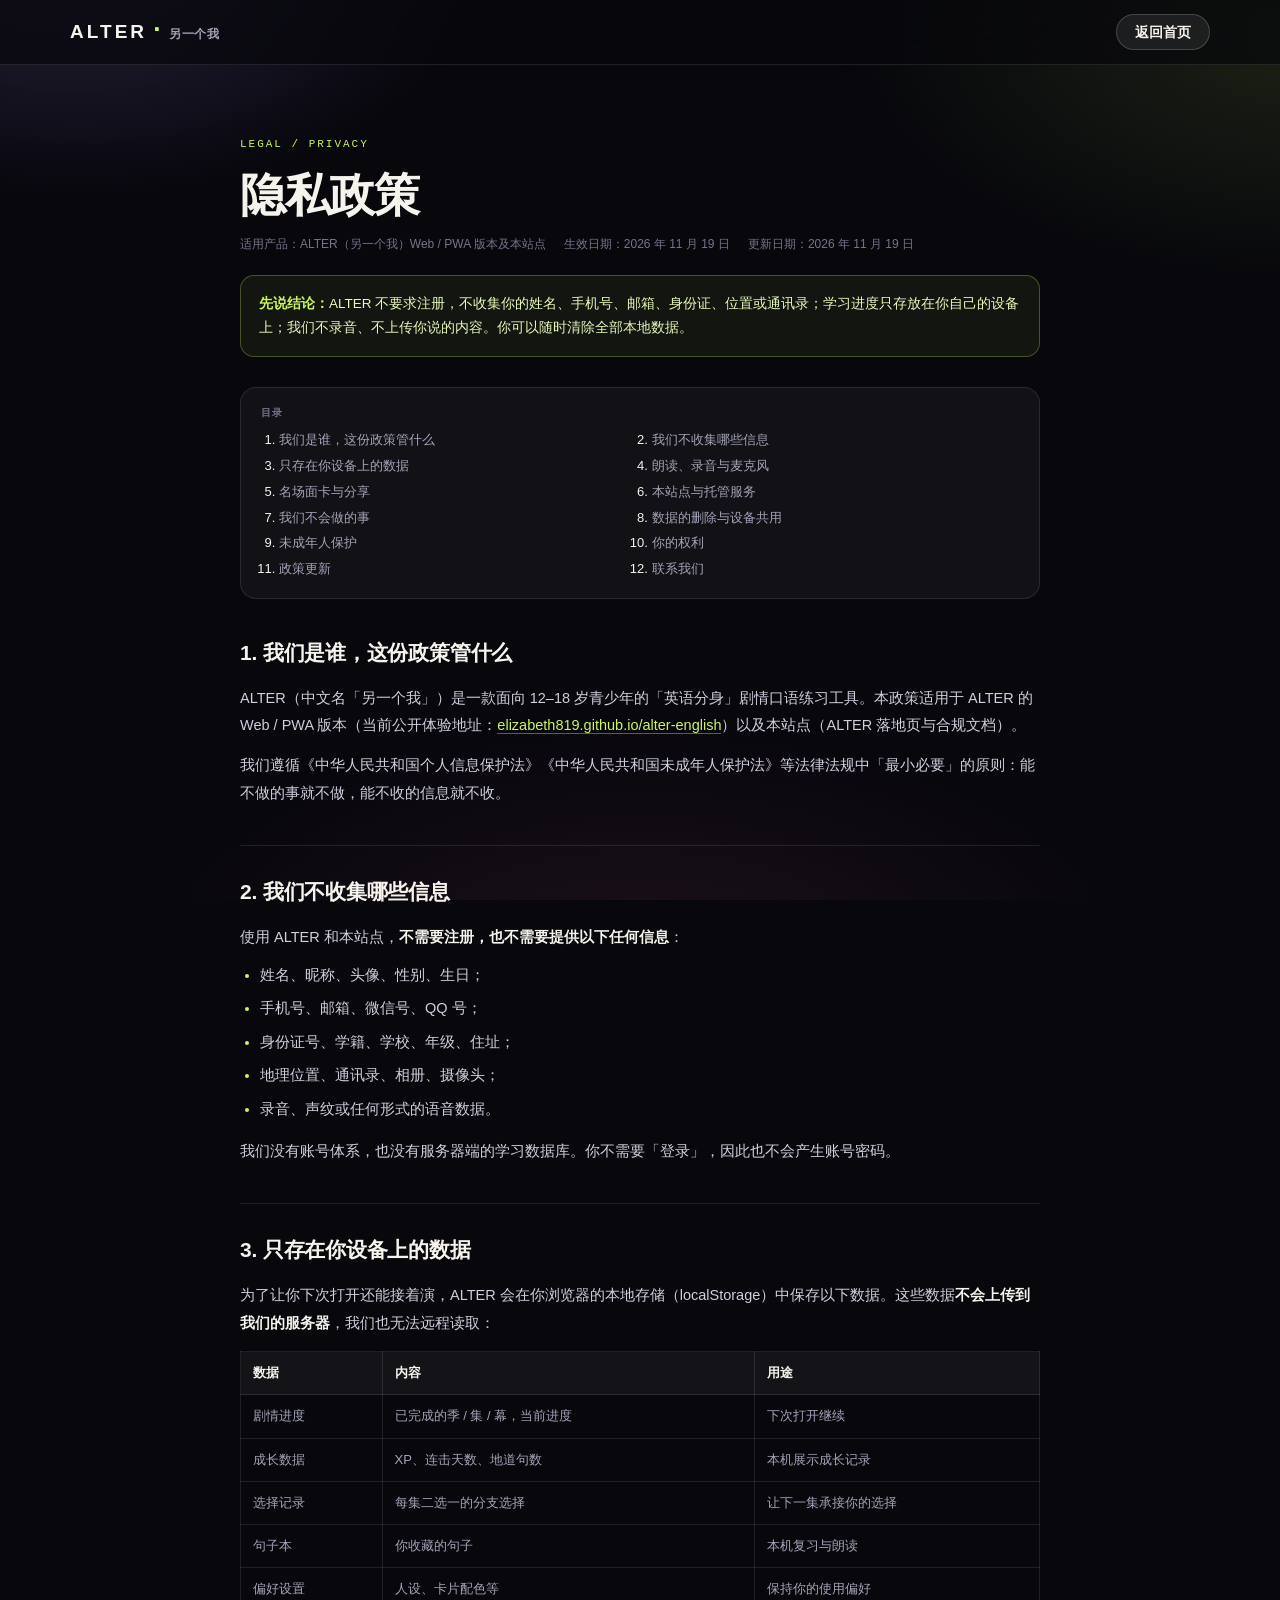
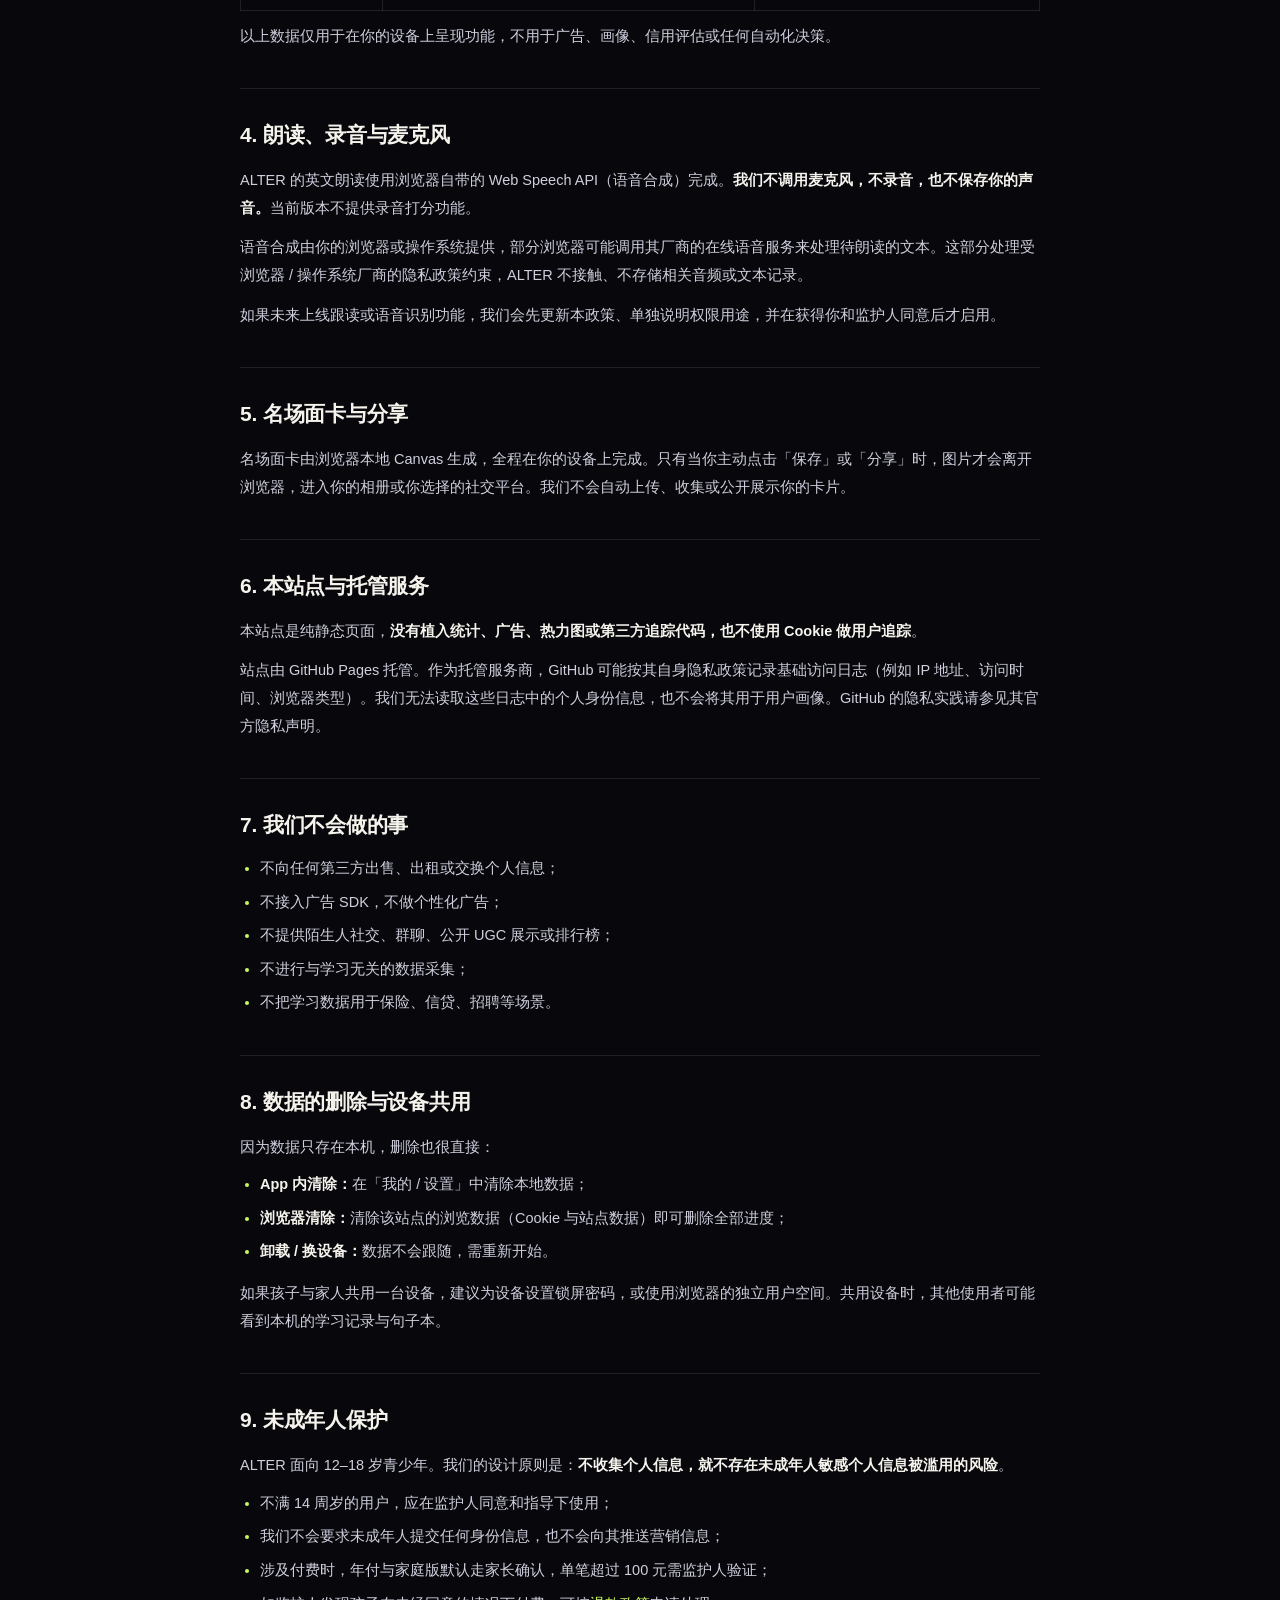
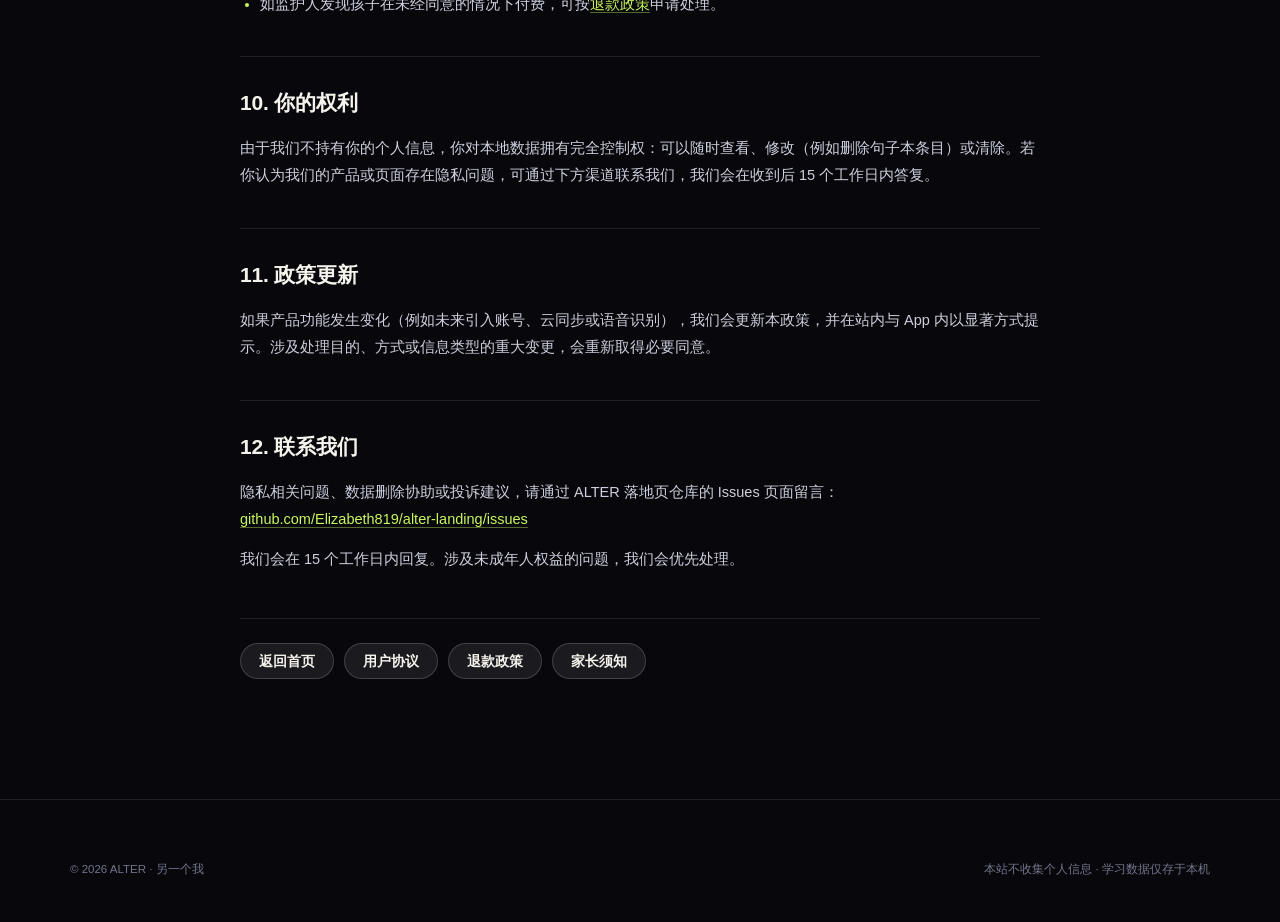
<file: privacy.html>
<!DOCTYPE html>
<html lang="zh-CN">
<head>
<meta charset="UTF-8" />
<meta name="viewport" content="width=device-width, initial-scale=1, viewport-fit=cover" />
<title>隐私政策｜ALTER · 另一个我</title>
<meta name="description" content="ALTER（另一个我）隐私政策：不收集个人信息，学习进度只存在本机，不录音、不上传对话内容。" />
<meta name="theme-color" content="#07070c" />
<link rel="icon" href="assets/favicon.svg" type="image/svg+xml" />
<link rel="stylesheet" href="assets/css/style.css" />
</head>
<body>

<header class="site-header is-scrolled">
  <div class="container nav">
    <a class="brand" href="index.html" aria-label="ALTER 另一个我 首页">ALTER<span class="dot">·</span><span class="cn">另一个我</span></a>
    <div class="nav-cta">
      <a class="btn btn--sm" href="index.html">返回首页</a>
    </div>
  </div>
</header>

<main class="legal-page">
  <div class="container">
    <div class="legal-shell">
      <span class="legal-kicker">LEGAL / PRIVACY</span>
      <h1 class="legal-title">隐私政策</h1>
      <div class="legal-meta">
        <span>适用产品：ALTER（另一个我）Web / PWA 版本及本站点</span>
        <span>生效日期：2026 年 11 月 19 日</span>
        <span>更新日期：2026 年 11 月 19 日</span>
      </div>

      <div class="legal-callout">
        <b>先说结论：</b>ALTER 不要求注册，不收集你的姓名、手机号、邮箱、身份证、位置或通讯录；学习进度只存放在你自己的设备上；我们不录音、不上传你说的内容。你可以随时清除全部本地数据。
      </div>

      <nav class="legal-toc" aria-label="目录">
        <b>目录</b>
        <ol>
          <li><a href="#p1">我们是谁，这份政策管什么</a></li>
          <li><a href="#p2">我们不收集哪些信息</a></li>
          <li><a href="#p3">只存在你设备上的数据</a></li>
          <li><a href="#p4">朗读、录音与麦克风</a></li>
          <li><a href="#p5">名场面卡与分享</a></li>
          <li><a href="#p6">本站点与托管服务</a></li>
          <li><a href="#p7">我们不会做的事</a></li>
          <li><a href="#p8">数据的删除与设备共用</a></li>
          <li><a href="#p9">未成年人保护</a></li>
          <li><a href="#p10">你的权利</a></li>
          <li><a href="#p11">政策更新</a></li>
          <li><a href="#p12">联系我们</a></li>
        </ol>
      </nav>

      <div class="legal-body">
        <h2 id="p1">1. 我们是谁，这份政策管什么</h2>
        <p>ALTER（中文名「另一个我」）是一款面向 12–18 岁青少年的「英语分身」剧情口语练习工具。本政策适用于 ALTER 的 Web / PWA 版本（当前公开体验地址：<a href="https://elizabeth819.github.io/alter-english/" target="_blank" rel="noopener">elizabeth819.github.io/alter-english</a>）以及本站点（ALTER 落地页与合规文档）。</p>
        <p>我们遵循《中华人民共和国个人信息保护法》《中华人民共和国未成年人保护法》等法律法规中「最小必要」的原则：能不做的事就不做，能不收的信息就不收。</p>

        <h2 id="p2">2. 我们不收集哪些信息</h2>
        <p>使用 ALTER 和本站点，<strong>不需要注册，也不需要提供以下任何信息</strong>：</p>
        <ul>
          <li>姓名、昵称、头像、性别、生日；</li>
          <li>手机号、邮箱、微信号、QQ 号；</li>
          <li>身份证号、学籍、学校、年级、住址；</li>
          <li>地理位置、通讯录、相册、摄像头；</li>
          <li>录音、声纹或任何形式的语音数据。</li>
        </ul>
        <p>我们没有账号体系，也没有服务器端的学习数据库。你不需要「登录」，因此也不会产生账号密码。</p>

        <h2 id="p3">3. 只存在你设备上的数据</h2>
        <p>为了让你下次打开还能接着演，ALTER 会在你浏览器的本地存储（localStorage）中保存以下数据。这些数据<strong>不会上传到我们的服务器</strong>，我们也无法远程读取：</p>
        <table class="legal-table">
          <thead>
            <tr><th>数据</th><th>内容</th><th>用途</th></tr>
          </thead>
          <tbody>
            <tr><td>剧情进度</td><td>已完成的季 / 集 / 幕，当前进度</td><td>下次打开继续</td></tr>
            <tr><td>成长数据</td><td>XP、连击天数、地道句数</td><td>本机展示成长记录</td></tr>
            <tr><td>选择记录</td><td>每集二选一的分支选择</td><td>让下一集承接你的选择</td></tr>
            <tr><td>句子本</td><td>你收藏的句子</td><td>本机复习与朗读</td></tr>
            <tr><td>偏好设置</td><td>人设、卡片配色等</td><td>保持你的使用偏好</td></tr>
          </tbody>
        </table>
        <p>以上数据仅用于在你的设备上呈现功能，不用于广告、画像、信用评估或任何自动化决策。</p>

        <h2 id="p4">4. 朗读、录音与麦克风</h2>
        <p>ALTER 的英文朗读使用浏览器自带的 Web Speech API（语音合成）完成。<strong>我们不调用麦克风，不录音，也不保存你的声音。</strong>当前版本不提供录音打分功能。</p>
        <p>语音合成由你的浏览器或操作系统提供，部分浏览器可能调用其厂商的在线语音服务来处理待朗读的文本。这部分处理受浏览器 / 操作系统厂商的隐私政策约束，ALTER 不接触、不存储相关音频或文本记录。</p>
        <p>如果未来上线跟读或语音识别功能，我们会先更新本政策、单独说明权限用途，并在获得你和监护人同意后才启用。</p>

        <h2 id="p5">5. 名场面卡与分享</h2>
        <p>名场面卡由浏览器本地 Canvas 生成，全程在你的设备上完成。只有当你主动点击「保存」或「分享」时，图片才会离开浏览器，进入你的相册或你选择的社交平台。我们不会自动上传、收集或公开展示你的卡片。</p>

        <h2 id="p6">6. 本站点与托管服务</h2>
        <p>本站点是纯静态页面，<strong>没有植入统计、广告、热力图或第三方追踪代码，也不使用 Cookie 做用户追踪</strong>。</p>
        <p>站点由 GitHub Pages 托管。作为托管服务商，GitHub 可能按其自身隐私政策记录基础访问日志（例如 IP 地址、访问时间、浏览器类型）。我们无法读取这些日志中的个人身份信息，也不会将其用于用户画像。GitHub 的隐私实践请参见其官方隐私声明。</p>

        <h2 id="p7">7. 我们不会做的事</h2>
        <ul>
          <li>不向任何第三方出售、出租或交换个人信息；</li>
          <li>不接入广告 SDK，不做个性化广告；</li>
          <li>不提供陌生人社交、群聊、公开 UGC 展示或排行榜；</li>
          <li>不进行与学习无关的数据采集；</li>
          <li>不把学习数据用于保险、信贷、招聘等场景。</li>
        </ul>

        <h2 id="p8">8. 数据的删除与设备共用</h2>
        <p>因为数据只存在本机，删除也很直接：</p>
        <ul>
          <li><strong>App 内清除：</strong>在「我的 / 设置」中清除本地数据；</li>
          <li><strong>浏览器清除：</strong>清除该站点的浏览数据（Cookie 与站点数据）即可删除全部进度；</li>
          <li><strong>卸载 / 换设备：</strong>数据不会跟随，需重新开始。</li>
        </ul>
        <p>如果孩子与家人共用一台设备，建议为设备设置锁屏密码，或使用浏览器的独立用户空间。共用设备时，其他使用者可能看到本机的学习记录与句子本。</p>

        <h2 id="p9">9. 未成年人保护</h2>
        <p>ALTER 面向 12–18 岁青少年。我们的设计原则是：<strong>不收集个人信息，就不存在未成年人敏感个人信息被滥用的风险</strong>。</p>
        <ul>
          <li>不满 14 周岁的用户，应在监护人同意和指导下使用；</li>
          <li>我们不会要求未成年人提交任何身份信息，也不会向其推送营销信息；</li>
          <li>涉及付费时，年付与家庭版默认走家长确认，单笔超过 100 元需监护人验证；</li>
          <li>如监护人发现孩子在未经同意的情况下付费，可按<a href="refund.html">退款政策</a>申请处理。</li>
        </ul>

        <h2 id="p10">10. 你的权利</h2>
        <p>由于我们不持有你的个人信息，你对本地数据拥有完全控制权：可以随时查看、修改（例如删除句子本条目）或清除。若你认为我们的产品或页面存在隐私问题，可通过下方渠道联系我们，我们会在收到后 15 个工作日内答复。</p>

        <h2 id="p11">11. 政策更新</h2>
        <p>如果产品功能发生变化（例如未来引入账号、云同步或语音识别），我们会更新本政策，并在站内与 App 内以显著方式提示。涉及处理目的、方式或信息类型的重大变更，会重新取得必要同意。</p>

        <h2 id="p12">12. 联系我们</h2>
        <p>隐私相关问题、数据删除协助或投诉建议，请通过 ALTER 落地页仓库的 Issues 页面留言：<br />
          <a href="https://github.com/Elizabeth819/alter-landing/issues" target="_blank" rel="noopener">github.com/Elizabeth819/alter-landing/issues</a>
        </p>
        <p>我们会在 15 个工作日内回复。涉及未成年人权益的问题，我们会优先处理。</p>
      </div>

      <div class="legal-back">
        <a class="btn btn--sm" href="index.html">返回首页</a>
        <a class="btn btn--sm" href="terms.html">用户协议</a>
        <a class="btn btn--sm" href="refund.html">退款政策</a>
        <a class="btn btn--sm" href="parents.html">家长须知</a>
      </div>
    </div>
  </div>
</main>

<footer class="site-footer">
  <div class="container">
    <div class="footer-bottom" style="margin-top:0;border-top:0">
      <span>© 2026 ALTER · 另一个我</span>
      <span>本站不收集个人信息 · 学习数据仅存于本机</span>
    </div>
  </div>
</footer>

</body>
</html>
</file>
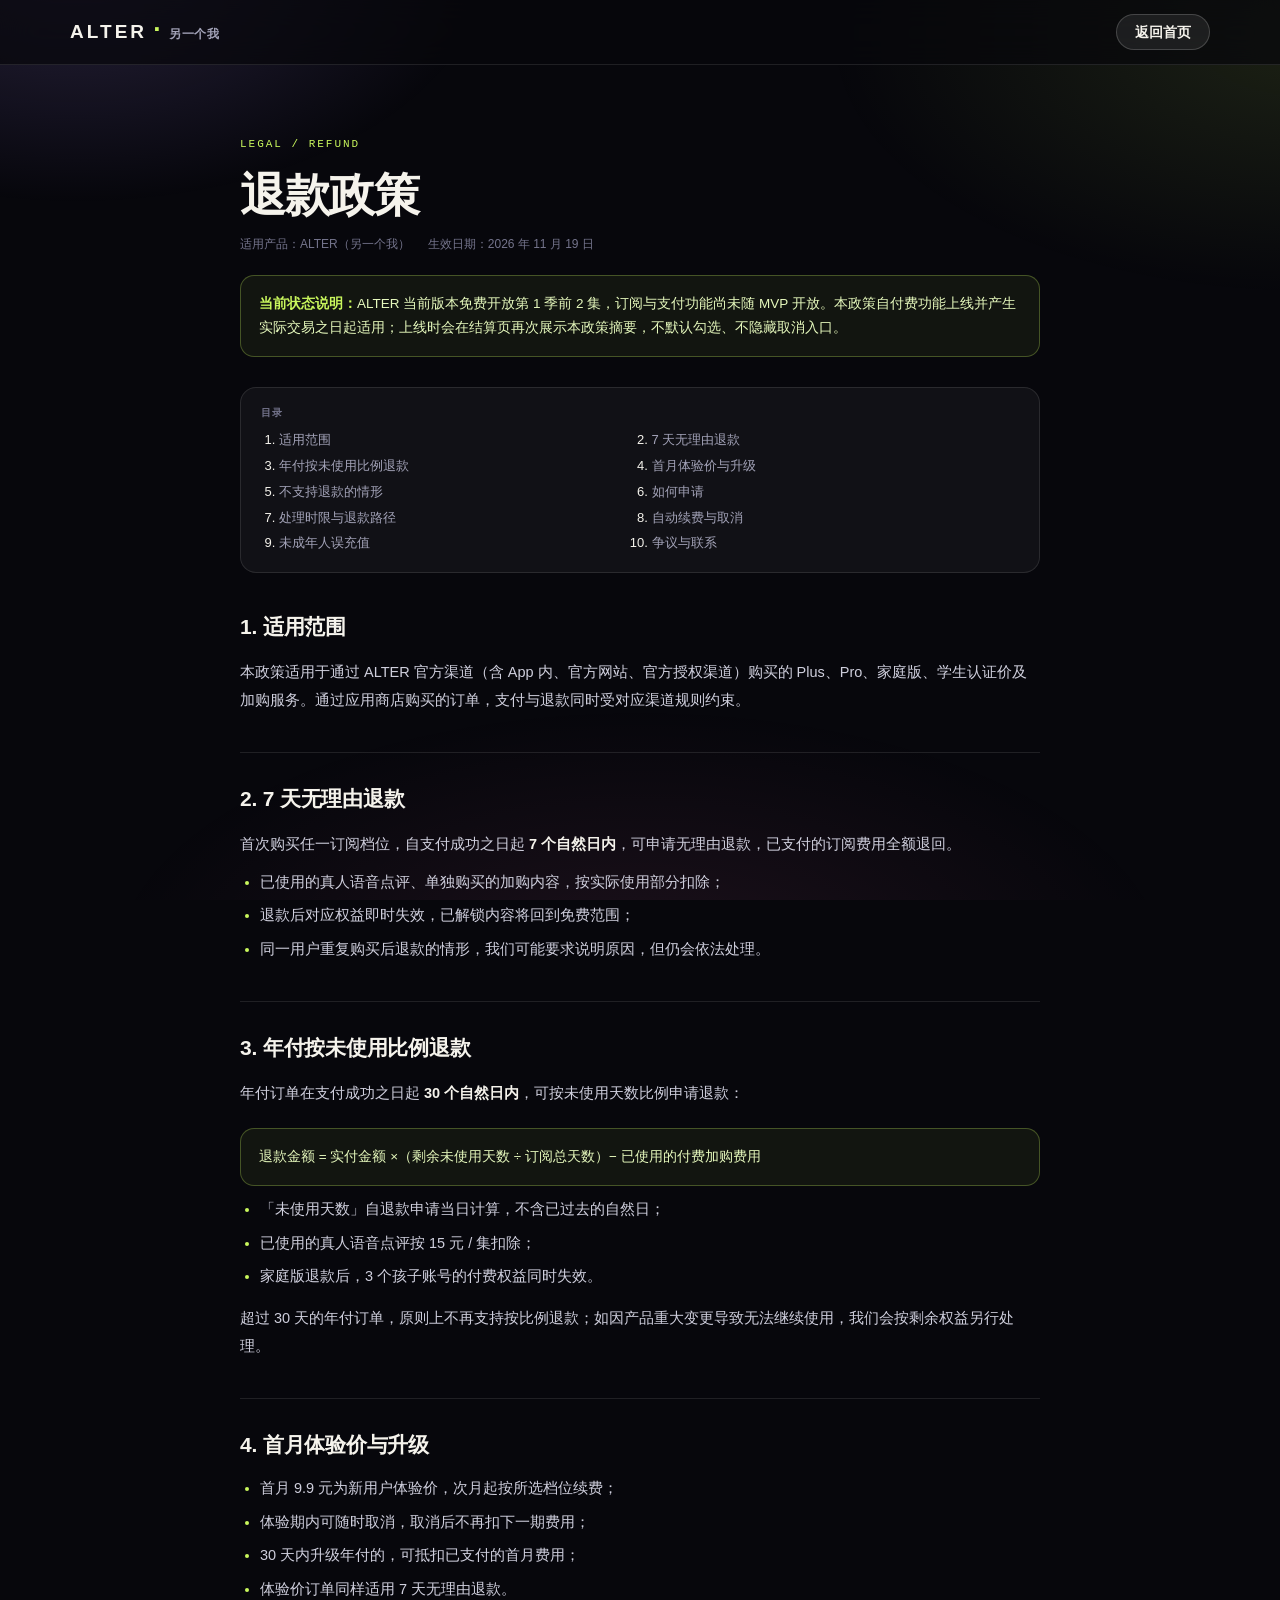
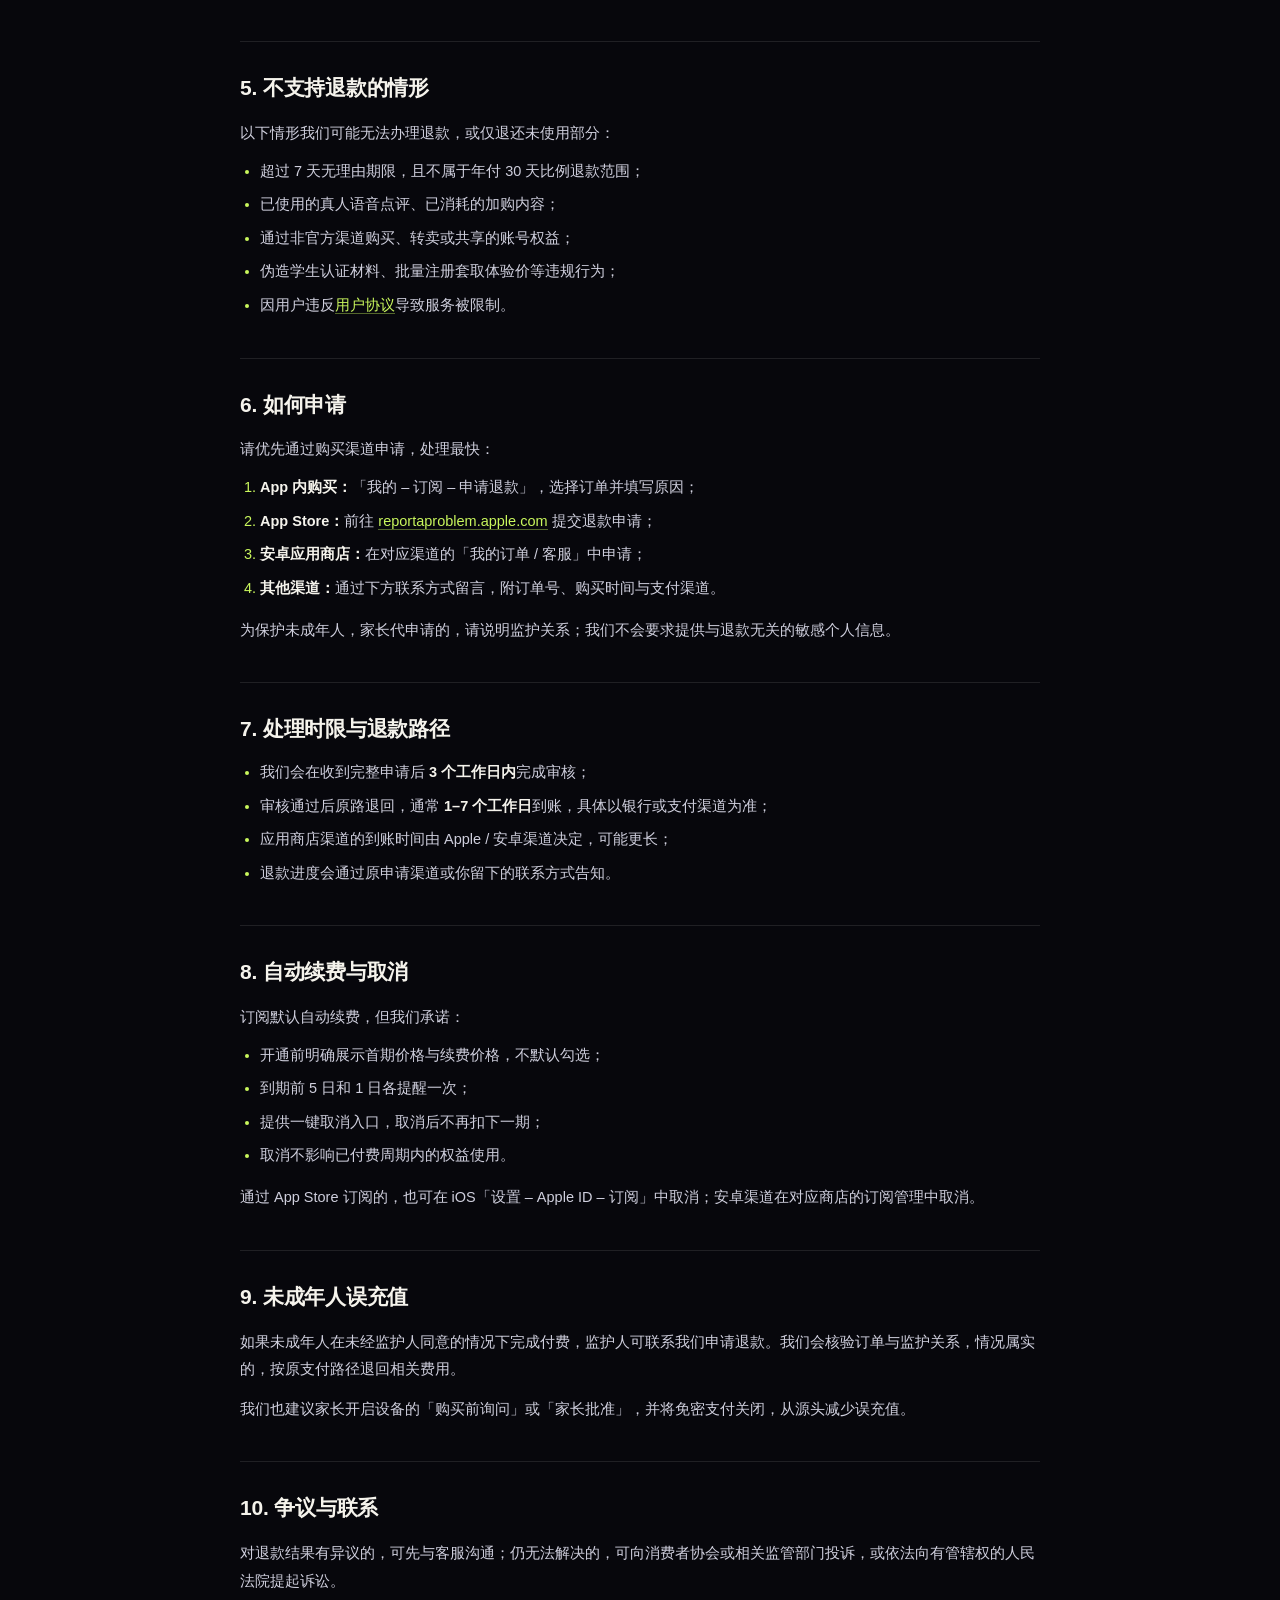
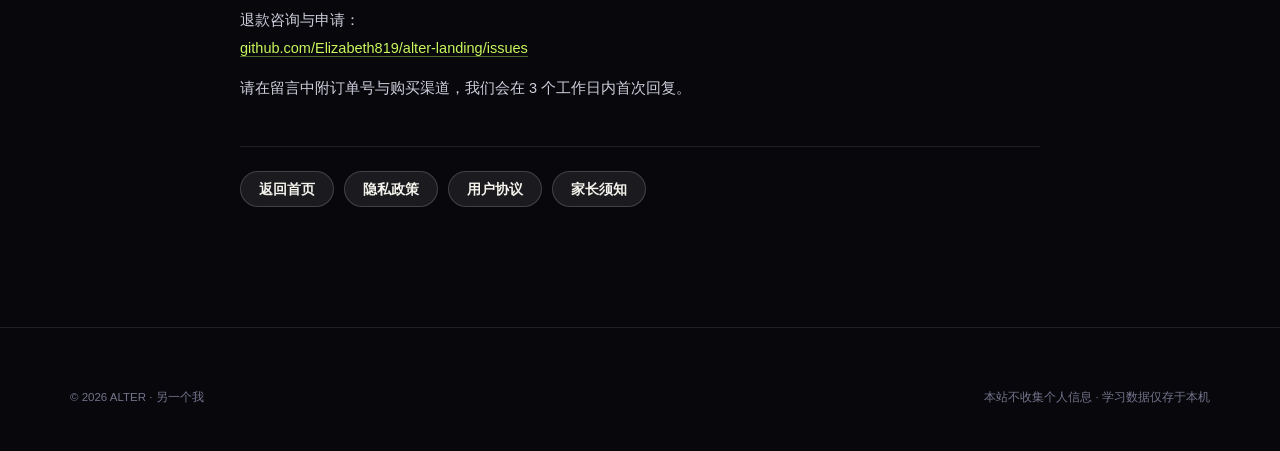
<file: refund.html>
<!DOCTYPE html>
<html lang="zh-CN">
<head>
<meta charset="UTF-8" />
<meta name="viewport" content="width=device-width, initial-scale=1, viewport-fit=cover" />
<title>退款政策｜ALTER · 另一个我</title>
<meta name="description" content="ALTER（另一个我）退款政策：7 天无理由退款、年付按未使用比例退款、未成年人误充值处理与原路退回说明。" />
<meta name="theme-color" content="#07070c" />
<link rel="icon" href="assets/favicon.svg" type="image/svg+xml" />
<link rel="stylesheet" href="assets/css/style.css" />
</head>
<body>

<header class="site-header is-scrolled">
  <div class="container nav">
    <a class="brand" href="index.html" aria-label="ALTER 另一个我 首页">ALTER<span class="dot">·</span><span class="cn">另一个我</span></a>
    <div class="nav-cta">
      <a class="btn btn--sm" href="index.html">返回首页</a>
    </div>
  </div>
</header>

<main class="legal-page">
  <div class="container">
    <div class="legal-shell">
      <span class="legal-kicker">LEGAL / REFUND</span>
      <h1 class="legal-title">退款政策</h1>
      <div class="legal-meta">
        <span>适用产品：ALTER（另一个我）</span>
        <span>生效日期：2026 年 11 月 19 日</span>
      </div>

      <div class="legal-callout">
        <b>当前状态说明：</b>ALTER 当前版本免费开放第 1 季前 2 集，订阅与支付功能尚未随 MVP 开放。本政策自付费功能上线并产生实际交易之日起适用；上线时会在结算页再次展示本政策摘要，不默认勾选、不隐藏取消入口。
      </div>

      <nav class="legal-toc" aria-label="目录">
        <b>目录</b>
        <ol>
          <li><a href="#r1">适用范围</a></li>
          <li><a href="#r2">7 天无理由退款</a></li>
          <li><a href="#r3">年付按未使用比例退款</a></li>
          <li><a href="#r4">首月体验价与升级</a></li>
          <li><a href="#r5">不支持退款的情形</a></li>
          <li><a href="#r6">如何申请</a></li>
          <li><a href="#r7">处理时限与退款路径</a></li>
          <li><a href="#r8">自动续费与取消</a></li>
          <li><a href="#r9">未成年人误充值</a></li>
          <li><a href="#r10">争议与联系</a></li>
        </ol>
      </nav>

      <div class="legal-body">
        <h2 id="r1">1. 适用范围</h2>
        <p>本政策适用于通过 ALTER 官方渠道（含 App 内、官方网站、官方授权渠道）购买的 Plus、Pro、家庭版、学生认证价及加购服务。通过应用商店购买的订单，支付与退款同时受对应渠道规则约束。</p>

        <h2 id="r2">2. 7 天无理由退款</h2>
        <p>首次购买任一订阅档位，自支付成功之日起 <strong>7 个自然日内</strong>，可申请无理由退款，已支付的订阅费用全额退回。</p>
        <ul>
          <li>已使用的真人语音点评、单独购买的加购内容，按实际使用部分扣除；</li>
          <li>退款后对应权益即时失效，已解锁内容将回到免费范围；</li>
          <li>同一用户重复购买后退款的情形，我们可能要求说明原因，但仍会依法处理。</li>
        </ul>

        <h2 id="r3">3. 年付按未使用比例退款</h2>
        <p>年付订单在支付成功之日起 <strong>30 个自然日内</strong>，可按未使用天数比例申请退款：</p>
        <div class="legal-callout">
          退款金额 = 实付金额 ×（剩余未使用天数 ÷ 订阅总天数）− 已使用的付费加购费用
        </div>
        <ul>
          <li>「未使用天数」自退款申请当日计算，不含已过去的自然日；</li>
          <li>已使用的真人语音点评按 15 元 / 集扣除；</li>
          <li>家庭版退款后，3 个孩子账号的付费权益同时失效。</li>
        </ul>
        <p>超过 30 天的年付订单，原则上不再支持按比例退款；如因产品重大变更导致无法继续使用，我们会按剩余权益另行处理。</p>

        <h2 id="r4">4. 首月体验价与升级</h2>
        <ul>
          <li>首月 9.9 元为新用户体验价，次月起按所选档位续费；</li>
          <li>体验期内可随时取消，取消后不再扣下一期费用；</li>
          <li>30 天内升级年付的，可抵扣已支付的首月费用；</li>
          <li>体验价订单同样适用 7 天无理由退款。</li>
        </ul>

        <h2 id="r5">5. 不支持退款的情形</h2>
        <p>以下情形我们可能无法办理退款，或仅退还未使用部分：</p>
        <ul>
          <li>超过 7 天无理由期限，且不属于年付 30 天比例退款范围；</li>
          <li>已使用的真人语音点评、已消耗的加购内容；</li>
          <li>通过非官方渠道购买、转卖或共享的账号权益；</li>
          <li>伪造学生认证材料、批量注册套取体验价等违规行为；</li>
          <li>因用户违反<a href="terms.html">用户协议</a>导致服务被限制。</li>
        </ul>

        <h2 id="r6">6. 如何申请</h2>
        <p>请优先通过购买渠道申请，处理最快：</p>
        <ol>
          <li><strong>App 内购买：</strong>「我的 – 订阅 – 申请退款」，选择订单并填写原因；</li>
          <li><strong>App Store：</strong>前往 <a href="https://reportaproblem.apple.com" target="_blank" rel="noopener">reportaproblem.apple.com</a> 提交退款申请；</li>
          <li><strong>安卓应用商店：</strong>在对应渠道的「我的订单 / 客服」中申请；</li>
          <li><strong>其他渠道：</strong>通过下方联系方式留言，附订单号、购买时间与支付渠道。</li>
        </ol>
        <p>为保护未成年人，家长代申请的，请说明监护关系；我们不会要求提供与退款无关的敏感个人信息。</p>

        <h2 id="r7">7. 处理时限与退款路径</h2>
        <ul>
          <li>我们会在收到完整申请后 <strong>3 个工作日内</strong>完成审核；</li>
          <li>审核通过后原路退回，通常 <strong>1–7 个工作日</strong>到账，具体以银行或支付渠道为准；</li>
          <li>应用商店渠道的到账时间由 Apple / 安卓渠道决定，可能更长；</li>
          <li>退款进度会通过原申请渠道或你留下的联系方式告知。</li>
        </ul>

        <h2 id="r8">8. 自动续费与取消</h2>
        <p>订阅默认自动续费，但我们承诺：</p>
        <ul>
          <li>开通前明确展示首期价格与续费价格，不默认勾选；</li>
          <li>到期前 5 日和 1 日各提醒一次；</li>
          <li>提供一键取消入口，取消后不再扣下一期；</li>
          <li>取消不影响已付费周期内的权益使用。</li>
        </ul>
        <p>通过 App Store 订阅的，也可在 iOS「设置 – Apple ID – 订阅」中取消；安卓渠道在对应商店的订阅管理中取消。</p>

        <h2 id="r9">9. 未成年人误充值</h2>
        <p>如果未成年人在未经监护人同意的情况下完成付费，监护人可联系我们申请退款。我们会核验订单与监护关系，情况属实的，按原支付路径退回相关费用。</p>
        <p>我们也建议家长开启设备的「购买前询问」或「家长批准」，并将免密支付关闭，从源头减少误充值。</p>

        <h2 id="r10">10. 争议与联系</h2>
        <p>对退款结果有异议的，可先与客服沟通；仍无法解决的，可向消费者协会或相关监管部门投诉，或依法向有管辖权的人民法院提起诉讼。</p>
        <p>退款咨询与申请：<br />
          <a href="https://github.com/Elizabeth819/alter-landing/issues" target="_blank" rel="noopener">github.com/Elizabeth819/alter-landing/issues</a>
        </p>
        <p>请在留言中附订单号与购买渠道，我们会在 3 个工作日内首次回复。</p>
      </div>

      <div class="legal-back">
        <a class="btn btn--sm" href="index.html">返回首页</a>
        <a class="btn btn--sm" href="privacy.html">隐私政策</a>
        <a class="btn btn--sm" href="terms.html">用户协议</a>
        <a class="btn btn--sm" href="parents.html">家长须知</a>
      </div>
    </div>
  </div>
</main>

<footer class="site-footer">
  <div class="container">
    <div class="footer-bottom" style="margin-top:0;border-top:0">
      <span>© 2026 ALTER · 另一个我</span>
      <span>本站不收集个人信息 · 学习数据仅存于本机</span>
    </div>
  </div>
</footer>

</body>
</html>
</file>
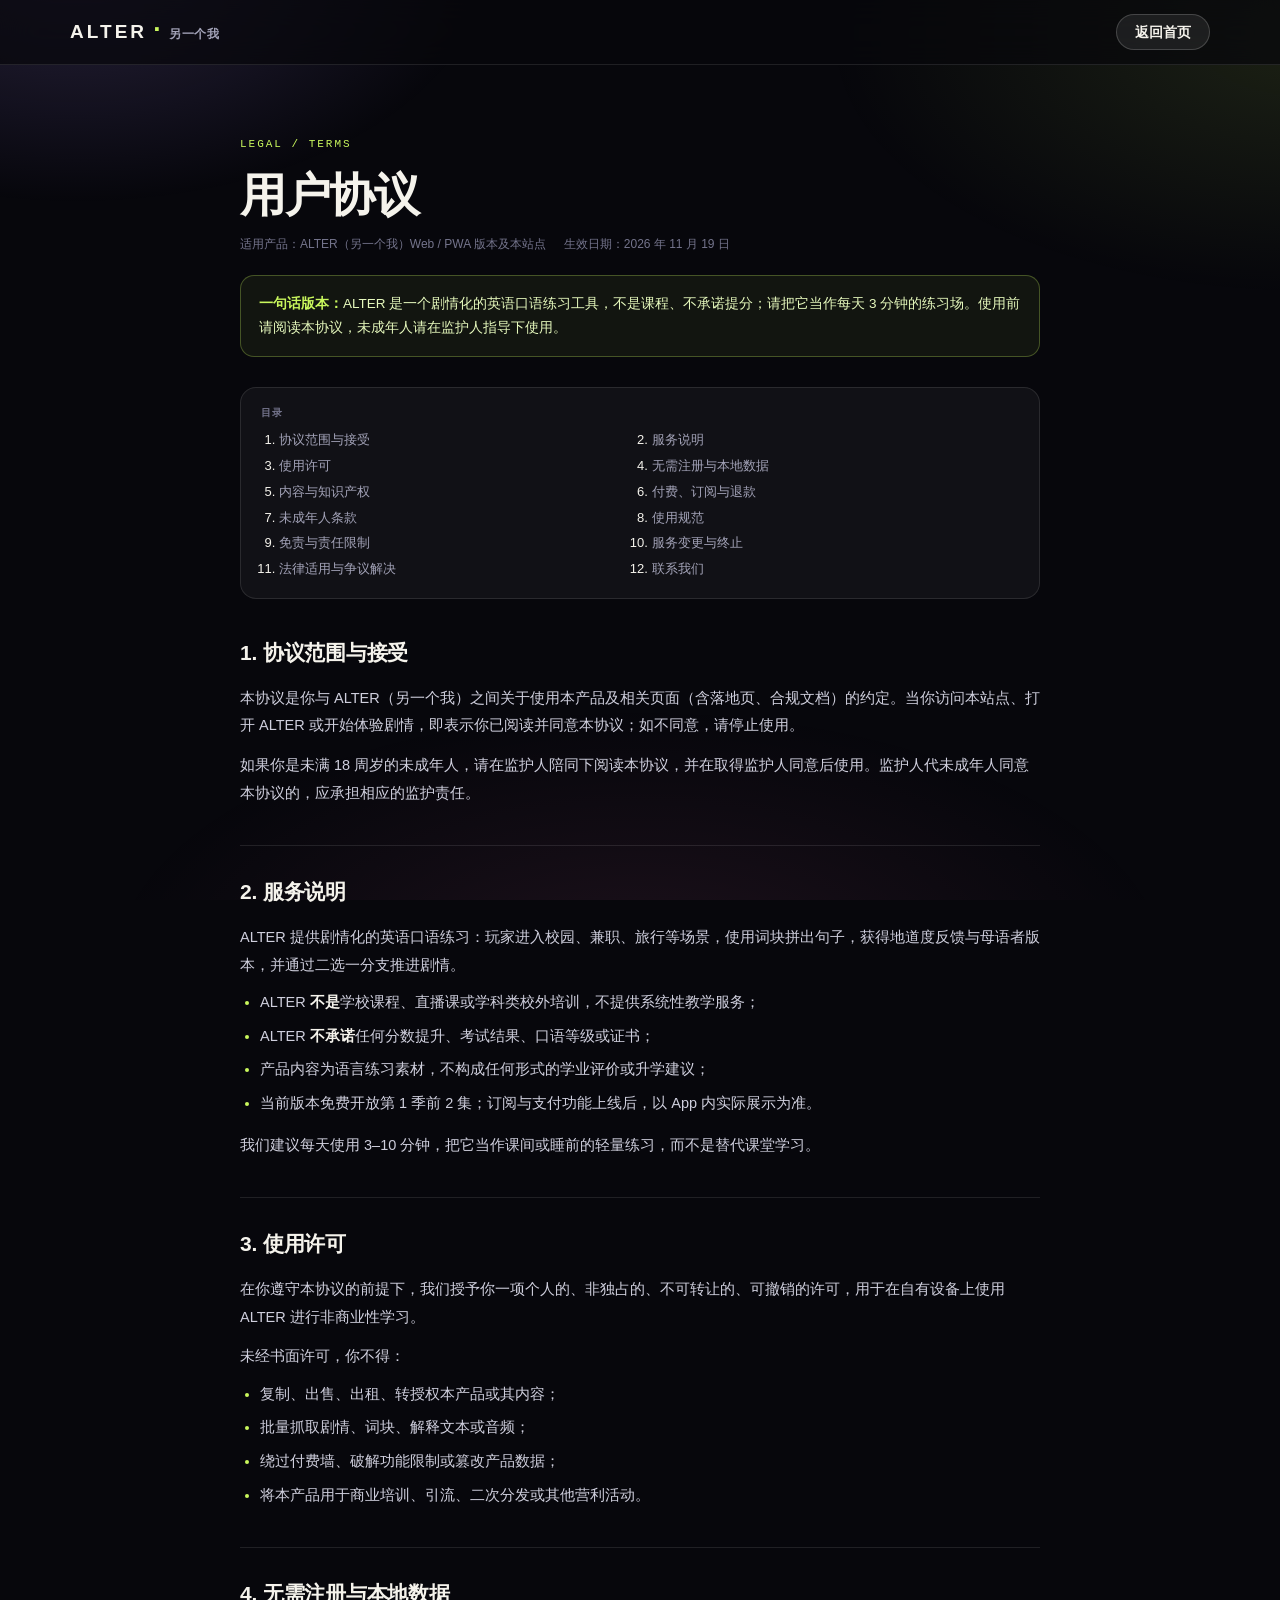
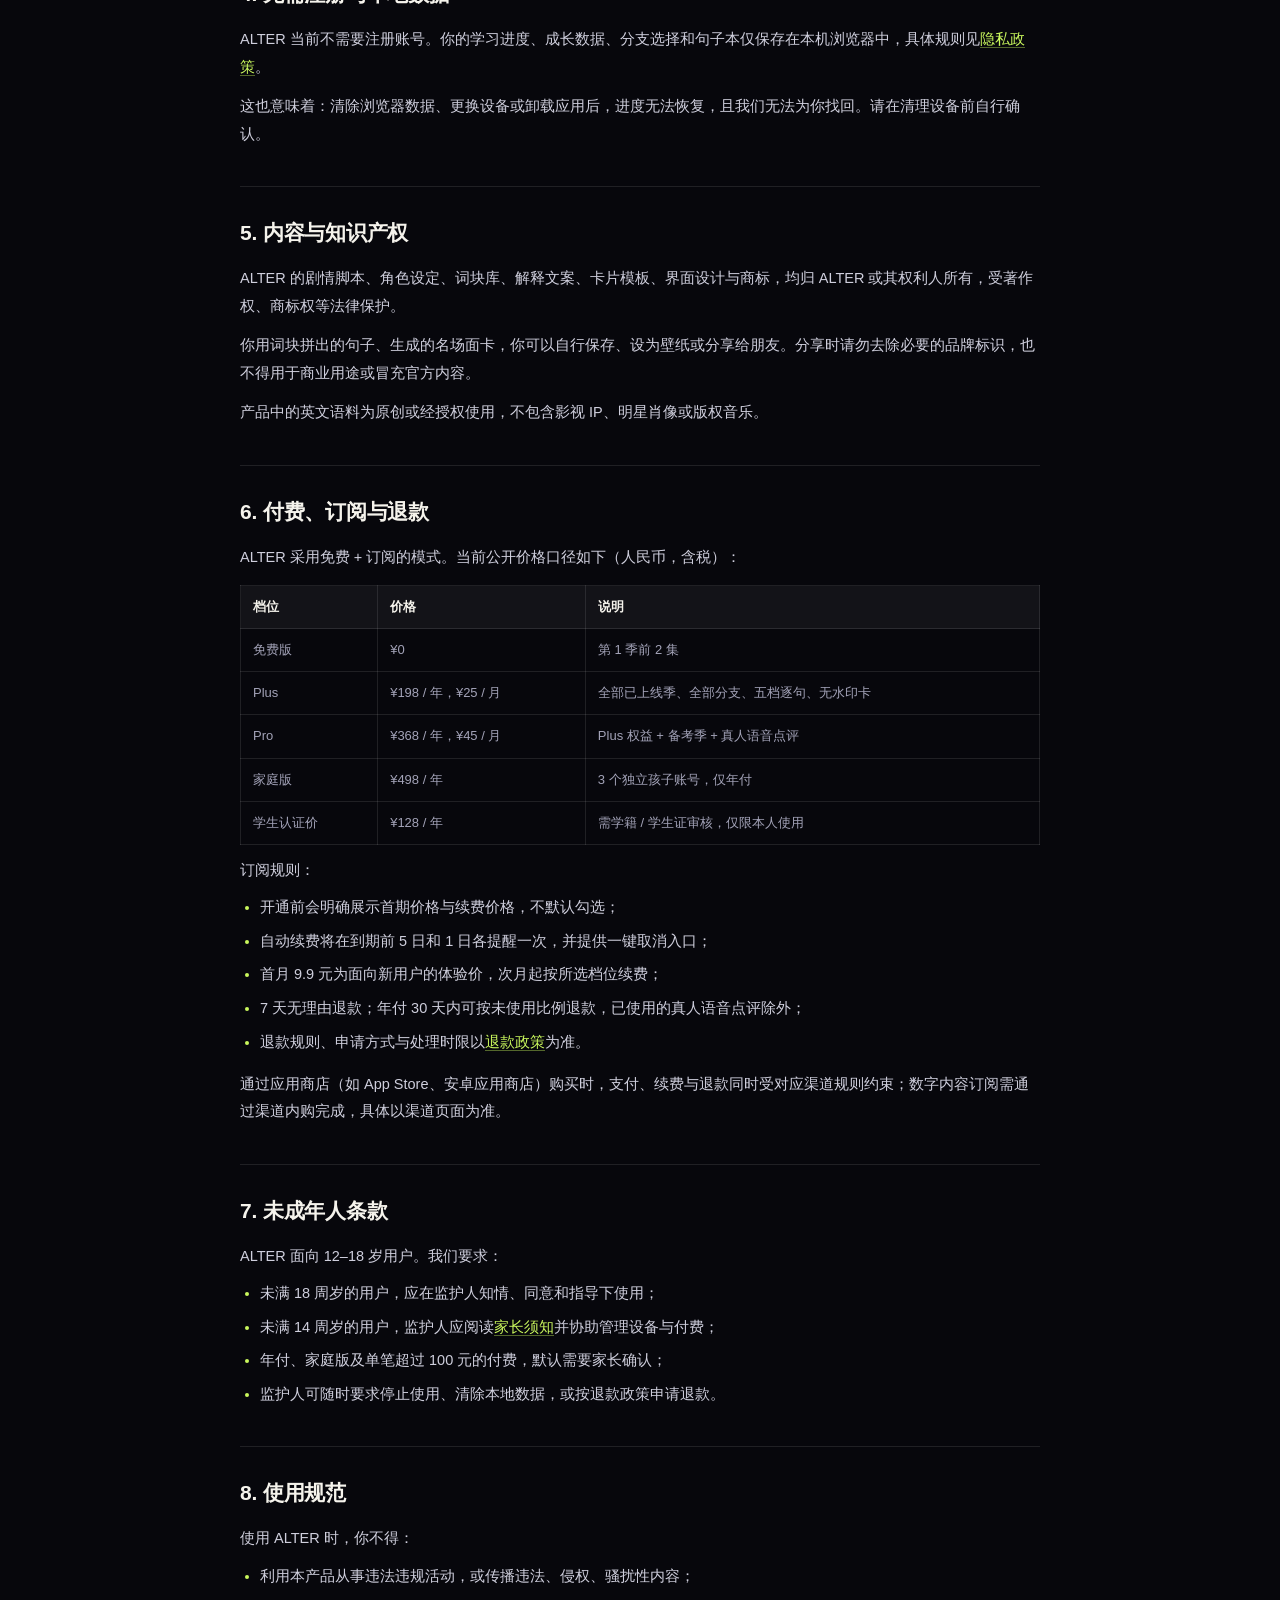
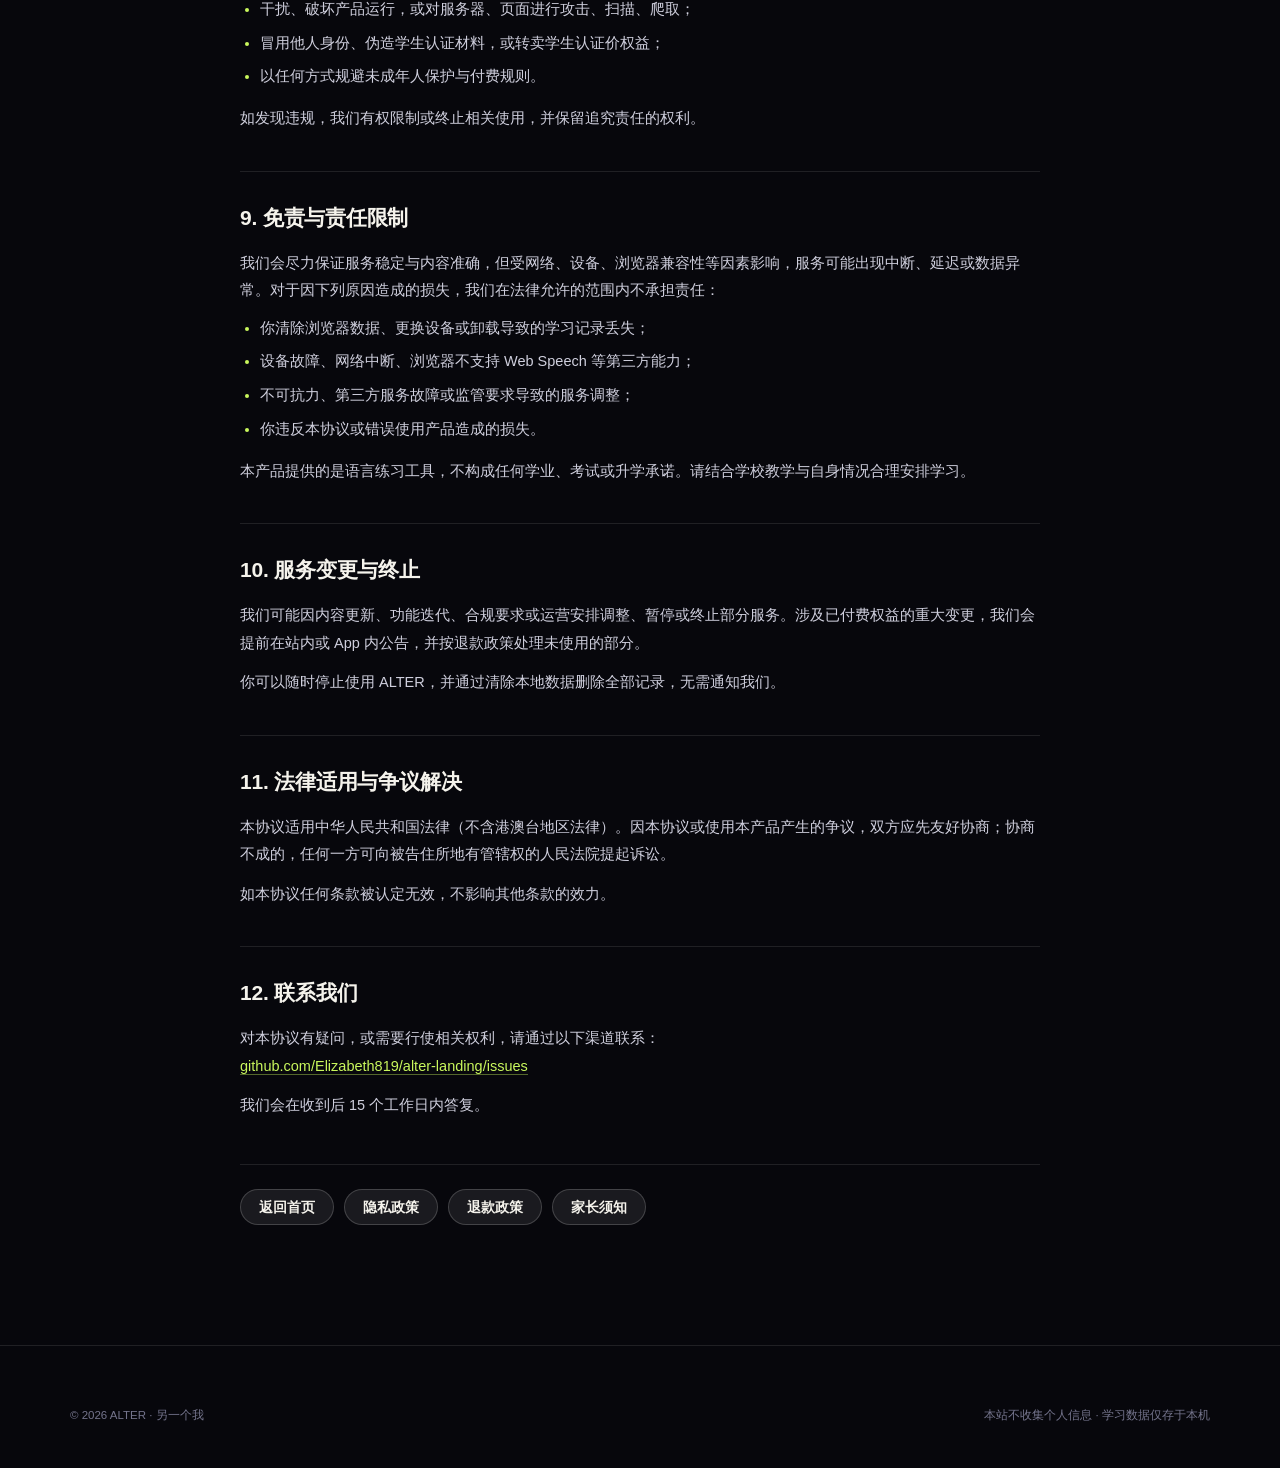
<file: terms.html>
<!DOCTYPE html>
<html lang="zh-CN">
<head>
<meta charset="UTF-8" />
<meta name="viewport" content="width=device-width, initial-scale=1, viewport-fit=cover" />
<title>用户协议｜ALTER · 另一个我</title>
<meta name="description" content="ALTER（另一个我）用户协议：服务说明、使用规范、付费与订阅、未成年人条款与争议解决。" />
<meta name="theme-color" content="#07070c" />
<link rel="icon" href="assets/favicon.svg" type="image/svg+xml" />
<link rel="stylesheet" href="assets/css/style.css" />
</head>
<body>

<header class="site-header is-scrolled">
  <div class="container nav">
    <a class="brand" href="index.html" aria-label="ALTER 另一个我 首页">ALTER<span class="dot">·</span><span class="cn">另一个我</span></a>
    <div class="nav-cta">
      <a class="btn btn--sm" href="index.html">返回首页</a>
    </div>
  </div>
</header>

<main class="legal-page">
  <div class="container">
    <div class="legal-shell">
      <span class="legal-kicker">LEGAL / TERMS</span>
      <h1 class="legal-title">用户协议</h1>
      <div class="legal-meta">
        <span>适用产品：ALTER（另一个我）Web / PWA 版本及本站点</span>
        <span>生效日期：2026 年 11 月 19 日</span>
      </div>

      <div class="legal-callout">
        <b>一句话版本：</b>ALTER 是一个剧情化的英语口语练习工具，不是课程、不承诺提分；请把它当作每天 3 分钟的练习场。使用前请阅读本协议，未成年人请在监护人指导下使用。
      </div>

      <nav class="legal-toc" aria-label="目录">
        <b>目录</b>
        <ol>
          <li><a href="#t1">协议范围与接受</a></li>
          <li><a href="#t2">服务说明</a></li>
          <li><a href="#t3">使用许可</a></li>
          <li><a href="#t4">无需注册与本地数据</a></li>
          <li><a href="#t5">内容与知识产权</a></li>
          <li><a href="#t6">付费、订阅与退款</a></li>
          <li><a href="#t7">未成年人条款</a></li>
          <li><a href="#t8">使用规范</a></li>
          <li><a href="#t9">免责与责任限制</a></li>
          <li><a href="#t10">服务变更与终止</a></li>
          <li><a href="#t11">法律适用与争议解决</a></li>
          <li><a href="#t12">联系我们</a></li>
        </ol>
      </nav>

      <div class="legal-body">
        <h2 id="t1">1. 协议范围与接受</h2>
        <p>本协议是你与 ALTER（另一个我）之间关于使用本产品及相关页面（含落地页、合规文档）的约定。当你访问本站点、打开 ALTER 或开始体验剧情，即表示你已阅读并同意本协议；如不同意，请停止使用。</p>
        <p>如果你是未满 18 周岁的未成年人，请在监护人陪同下阅读本协议，并在取得监护人同意后使用。监护人代未成年人同意本协议的，应承担相应的监护责任。</p>

        <h2 id="t2">2. 服务说明</h2>
        <p>ALTER 提供剧情化的英语口语练习：玩家进入校园、兼职、旅行等场景，使用词块拼出句子，获得地道度反馈与母语者版本，并通过二选一分支推进剧情。</p>
        <ul>
          <li>ALTER <strong>不是</strong>学校课程、直播课或学科类校外培训，不提供系统性教学服务；</li>
          <li>ALTER <strong>不承诺</strong>任何分数提升、考试结果、口语等级或证书；</li>
          <li>产品内容为语言练习素材，不构成任何形式的学业评价或升学建议；</li>
          <li>当前版本免费开放第 1 季前 2 集；订阅与支付功能上线后，以 App 内实际展示为准。</li>
        </ul>
        <p>我们建议每天使用 3–10 分钟，把它当作课间或睡前的轻量练习，而不是替代课堂学习。</p>

        <h2 id="t3">3. 使用许可</h2>
        <p>在你遵守本协议的前提下，我们授予你一项个人的、非独占的、不可转让的、可撤销的许可，用于在自有设备上使用 ALTER 进行非商业性学习。</p>
        <p>未经书面许可，你不得：</p>
        <ul>
          <li>复制、出售、出租、转授权本产品或其内容；</li>
          <li>批量抓取剧情、词块、解释文本或音频；</li>
          <li>绕过付费墙、破解功能限制或篡改产品数据；</li>
          <li>将本产品用于商业培训、引流、二次分发或其他营利活动。</li>
        </ul>

        <h2 id="t4">4. 无需注册与本地数据</h2>
        <p>ALTER 当前不需要注册账号。你的学习进度、成长数据、分支选择和句子本仅保存在本机浏览器中，具体规则见<a href="privacy.html">隐私政策</a>。</p>
        <p>这也意味着：清除浏览器数据、更换设备或卸载应用后，进度无法恢复，且我们无法为你找回。请在清理设备前自行确认。</p>

        <h2 id="t5">5. 内容与知识产权</h2>
        <p>ALTER 的剧情脚本、角色设定、词块库、解释文案、卡片模板、界面设计与商标，均归 ALTER 或其权利人所有，受著作权、商标权等法律保护。</p>
        <p>你用词块拼出的句子、生成的名场面卡，你可以自行保存、设为壁纸或分享给朋友。分享时请勿去除必要的品牌标识，也不得用于商业用途或冒充官方内容。</p>
        <p>产品中的英文语料为原创或经授权使用，不包含影视 IP、明星肖像或版权音乐。</p>

        <h2 id="t6">6. 付费、订阅与退款</h2>
        <p>ALTER 采用免费 + 订阅的模式。当前公开价格口径如下（人民币，含税）：</p>
        <table class="legal-table">
          <thead>
            <tr><th>档位</th><th>价格</th><th>说明</th></tr>
          </thead>
          <tbody>
            <tr><td>免费版</td><td>¥0</td><td>第 1 季前 2 集</td></tr>
            <tr><td>Plus</td><td>¥198 / 年，¥25 / 月</td><td>全部已上线季、全部分支、五档逐句、无水印卡</td></tr>
            <tr><td>Pro</td><td>¥368 / 年，¥45 / 月</td><td>Plus 权益 + 备考季 + 真人语音点评</td></tr>
            <tr><td>家庭版</td><td>¥498 / 年</td><td>3 个独立孩子账号，仅年付</td></tr>
            <tr><td>学生认证价</td><td>¥128 / 年</td><td>需学籍 / 学生证审核，仅限本人使用</td></tr>
          </tbody>
        </table>
        <p>订阅规则：</p>
        <ul>
          <li>开通前会明确展示首期价格与续费价格，不默认勾选；</li>
          <li>自动续费将在到期前 5 日和 1 日各提醒一次，并提供一键取消入口；</li>
          <li>首月 9.9 元为面向新用户的体验价，次月起按所选档位续费；</li>
          <li>7 天无理由退款；年付 30 天内可按未使用比例退款，已使用的真人语音点评除外；</li>
          <li>退款规则、申请方式与处理时限以<a href="refund.html">退款政策</a>为准。</li>
        </ul>
        <p>通过应用商店（如 App Store、安卓应用商店）购买时，支付、续费与退款同时受对应渠道规则约束；数字内容订阅需通过渠道内购完成，具体以渠道页面为准。</p>

        <h2 id="t7">7. 未成年人条款</h2>
        <p>ALTER 面向 12–18 岁用户。我们要求：</p>
        <ul>
          <li>未满 18 周岁的用户，应在监护人知情、同意和指导下使用；</li>
          <li>未满 14 周岁的用户，监护人应阅读<a href="parents.html">家长须知</a>并协助管理设备与付费；</li>
          <li>年付、家庭版及单笔超过 100 元的付费，默认需要家长确认；</li>
          <li>监护人可随时要求停止使用、清除本地数据，或按退款政策申请退款。</li>
        </ul>

        <h2 id="t8">8. 使用规范</h2>
        <p>使用 ALTER 时，你不得：</p>
        <ul>
          <li>利用本产品从事违法违规活动，或传播违法、侵权、骚扰性内容；</li>
          <li>干扰、破坏产品运行，或对服务器、页面进行攻击、扫描、爬取；</li>
          <li>冒用他人身份、伪造学生认证材料，或转卖学生认证价权益；</li>
          <li>以任何方式规避未成年人保护与付费规则。</li>
        </ul>
        <p>如发现违规，我们有权限制或终止相关使用，并保留追究责任的权利。</p>

        <h2 id="t9">9. 免责与责任限制</h2>
        <p>我们会尽力保证服务稳定与内容准确，但受网络、设备、浏览器兼容性等因素影响，服务可能出现中断、延迟或数据异常。对于因下列原因造成的损失，我们在法律允许的范围内不承担责任：</p>
        <ul>
          <li>你清除浏览器数据、更换设备或卸载导致的学习记录丢失；</li>
          <li>设备故障、网络中断、浏览器不支持 Web Speech 等第三方能力；</li>
          <li>不可抗力、第三方服务故障或监管要求导致的服务调整；</li>
          <li>你违反本协议或错误使用产品造成的损失。</li>
        </ul>
        <p>本产品提供的是语言练习工具，不构成任何学业、考试或升学承诺。请结合学校教学与自身情况合理安排学习。</p>

        <h2 id="t10">10. 服务变更与终止</h2>
        <p>我们可能因内容更新、功能迭代、合规要求或运营安排调整、暂停或终止部分服务。涉及已付费权益的重大变更，我们会提前在站内或 App 内公告，并按退款政策处理未使用的部分。</p>
        <p>你可以随时停止使用 ALTER，并通过清除本地数据删除全部记录，无需通知我们。</p>

        <h2 id="t11">11. 法律适用与争议解决</h2>
        <p>本协议适用中华人民共和国法律（不含港澳台地区法律）。因本协议或使用本产品产生的争议，双方应先友好协商；协商不成的，任何一方可向被告住所地有管辖权的人民法院提起诉讼。</p>
        <p>如本协议任何条款被认定无效，不影响其他条款的效力。</p>

        <h2 id="t12">12. 联系我们</h2>
        <p>对本协议有疑问，或需要行使相关权利，请通过以下渠道联系：<br />
          <a href="https://github.com/Elizabeth819/alter-landing/issues" target="_blank" rel="noopener">github.com/Elizabeth819/alter-landing/issues</a>
        </p>
        <p>我们会在收到后 15 个工作日内答复。</p>
      </div>

      <div class="legal-back">
        <a class="btn btn--sm" href="index.html">返回首页</a>
        <a class="btn btn--sm" href="privacy.html">隐私政策</a>
        <a class="btn btn--sm" href="refund.html">退款政策</a>
        <a class="btn btn--sm" href="parents.html">家长须知</a>
      </div>
    </div>
  </div>
</main>

<footer class="site-footer">
  <div class="container">
    <div class="footer-bottom" style="margin-top:0;border-top:0">
      <span>© 2026 ALTER · 另一个我</span>
      <span>本站不收集个人信息 · 学习数据仅存于本机</span>
    </div>
  </div>
</footer>

</body>
</html>
</file>
<file: assets/css/style.css>
/* ALTER · 另一个我 —— 对外落地页
 * 移动优先，剧场感；纯静态、零外部依赖（不引 CDN、不用外部字体）。
 */

:root {
  --bg: #07070c;
  --bg-2: #0c0c14;
  --surface: rgba(255, 255, 255, 0.045);
  --surface-2: rgba(255, 255, 255, 0.08);
  --line: rgba(255, 255, 255, 0.1);
  --line-strong: rgba(255, 255, 255, 0.18);
  --text: #f5f3ec;
  --muted: #a3a3b8;
  --muted-2: #74748c;
  --lime: #c9f75d;
  --violet: #a78bfa;
  --pink: #ff7ab8;
  --amber: #ffd166;
  --red: #ff6b6b;
  --cream: #f2ecdc;
  --ink: #16130c;
  --radius: 22px;
  --radius-sm: 14px;
  --shadow: 0 24px 70px rgba(0, 0, 0, 0.5);
  --font: "Inter", "SF Pro Text", -apple-system, BlinkMacSystemFont, "Segoe UI",
    "PingFang SC", "Hiragino Sans GB", "Microsoft YaHei", sans-serif;
  --mono: "SFMono-Regular", ui-monospace, "Cascadia Mono", Consolas, monospace;
}

* { box-sizing: border-box; -webkit-tap-highlight-color: transparent; }

html { scroll-behavior: smooth; overflow-x: hidden; }

body {
  margin: 0;
  background: var(--bg);
  color: var(--text);
  font-family: var(--font);
  font-size: 16px;
  line-height: 1.6;
  -webkit-font-smoothing: antialiased;
  overflow-x: hidden;
}

body::before {
  content: "";
  position: fixed;
  inset: 0;
  z-index: 0;
  pointer-events: none;
  background:
    radial-gradient(46vw 38vh at 6% -4%, rgba(167, 139, 250, 0.2), transparent 70%),
    radial-gradient(52vw 40vh at 102% 4%, rgba(201, 247, 93, 0.11), transparent 72%),
    radial-gradient(60vw 42vh at 50% 108%, rgba(255, 122, 184, 0.09), transparent 70%);
}

a { color: inherit; }

img, svg { max-width: 100%; display: block; }

h1, h2, h3, h4, p { margin: 0; }

::selection { background: var(--lime); color: var(--ink); }

.container {
  position: relative;
  z-index: 1;
  width: 100%;
  max-width: 1180px;
  margin: 0 auto;
  padding: 0 20px;
}

/* ---------------- 通用按钮 ---------------- */

.btn {
  display: inline-flex;
  align-items: center;
  justify-content: center;
  gap: 8px;
  padding: 14px 24px;
  border-radius: 999px;
  border: 1px solid var(--line-strong);
  background: var(--surface-2);
  color: var(--text);
  font-size: 15px;
  font-weight: 700;
  text-decoration: none;
  line-height: 1;
  transition: transform 0.18s ease, background 0.18s ease, border-color 0.18s ease;
  cursor: pointer;
  font-family: inherit;
}

.btn:hover { transform: translateY(-2px); background: rgba(255, 255, 255, 0.12); }
.btn:active { transform: translateY(0); }

.btn--primary {
  background: var(--lime);
  border-color: var(--lime);
  color: var(--ink);
  box-shadow: 0 10px 30px rgba(201, 247, 93, 0.22);
}

.btn--primary:hover { background: #d6ff7a; box-shadow: 0 14px 36px rgba(201, 247, 93, 0.3); }

.btn--sm { padding: 10px 18px; font-size: 14px; }

.btn--block { width: 100%; }

.btn .arrow { font-family: var(--mono); font-size: 1em; transition: transform 0.18s ease; }
.btn:hover .arrow { transform: translateX(3px); }

.btn:disabled { opacity: 0.38; cursor: not-allowed; transform: none; box-shadow: none; }
.btn:disabled:hover { transform: none; }

/* ---------------- 顶部导航 ---------------- */

.site-header {
  position: sticky;
  top: 0;
  z-index: 60;
  background: rgba(7, 7, 12, 0.72);
  backdrop-filter: blur(16px);
  -webkit-backdrop-filter: blur(16px);
  border-bottom: 1px solid transparent;
  transition: border-color 0.25s ease;
}

.site-header.is-scrolled { border-bottom-color: var(--line); }

.nav {
  display: flex;
  align-items: center;
  justify-content: space-between;
  gap: 16px;
  height: 64px;
}

.brand {
  display: inline-flex;
  align-items: baseline;
  gap: 6px;
  text-decoration: none;
  font-weight: 900;
  letter-spacing: 0.16em;
  font-size: 19px;
}

.brand .dot { color: var(--lime); font-size: 26px; line-height: 0; }
.brand .cn { letter-spacing: 0.04em; font-size: 12px; color: var(--muted); font-weight: 600; }

.nav-links {
  display: none;
  align-items: center;
  gap: 26px;
}

.nav-links a {
  text-decoration: none;
  color: var(--muted);
  font-size: 14px;
  font-weight: 600;
  transition: color 0.18s ease;
}

.nav-links a:hover { color: var(--text); }

.nav-cta { display: flex; align-items: center; gap: 10px; }
.nav-cta .btn { padding: 10px 18px; font-size: 14px; }

@media (min-width: 860px) {
  .nav-links { display: flex; }
}

/* ---------------- 首屏 ---------------- */

.hero {
  padding: 48px 0 20px;
}

.hero-grid {
  display: grid;
  grid-template-columns: 1fr;
  gap: 44px;
  align-items: center;
}

.hero-grid > * { min-width: 0; }

.eyebrow {
  display: inline-flex;
  align-items: center;
  gap: 10px;
  padding: 6px 14px 6px 8px;
  border: 1px solid var(--line);
  border-radius: 999px;
  background: var(--surface);
  font-size: 12px;
  letter-spacing: 0.12em;
  color: var(--muted);
  font-weight: 700;
}

.eyebrow b {
  display: inline-block;
  padding: 3px 9px;
  border-radius: 999px;
  background: var(--lime);
  color: var(--ink);
  font-size: 10px;
  letter-spacing: 0.1em;
}

.hero h1 {
  margin-top: 22px;
  font-size: clamp(38px, 8.6vw, 74px);
  line-height: 1.06;
  font-weight: 900;
  letter-spacing: -0.03em;
}

.hero h1 em {
  font-style: normal;
  color: var(--lime);
  position: relative;
}

.hero h1 em::after {
  content: "";
  position: absolute;
  left: 0;
  right: 0;
  bottom: 0.02em;
  height: 0.09em;
  background: rgba(201, 247, 93, 0.32);
  border-radius: 2px;
}

.hero-sub {
  margin-top: 22px;
  max-width: 520px;
  color: var(--muted);
  font-size: clamp(16px, 2.4vw, 18px);
  line-height: 1.75;
}

.hero-sub strong { color: var(--text); font-weight: 700; }

.hero-actions {
  display: flex;
  flex-wrap: wrap;
  gap: 12px;
  margin-top: 30px;
}

.hero-note {
  margin-top: 16px;
  font-size: 13px;
  color: var(--muted-2);
}

.hero-badges {
  display: flex;
  flex-wrap: wrap;
  gap: 10px;
  margin-top: 30px;
  padding-top: 24px;
  border-top: 1px solid var(--line);
  list-style: none;
}

.hero-badges li {
  display: inline-flex;
  align-items: center;
  gap: 8px;
  font-size: 13px;
  color: var(--muted);
}

.hero-badges li::before {
  content: "";
  width: 6px;
  height: 6px;
  border-radius: 50%;
  background: var(--lime);
}

@media (min-width: 960px) {
  .hero { padding: 76px 0 40px; }
  .hero-grid { grid-template-columns: 1.08fr 0.92fr; gap: 60px; }
}

/* ---------------- 手机演示（首屏右侧） ---------------- */

.phone-wrap {
  position: relative;
  display: flex;
  justify-content: center;
  min-width: 0;
  padding: 6px 0 18px;
}

.phone-wrap::before {
  content: "";
  position: absolute;
  width: 76%;
  aspect-ratio: 1;
  background: radial-gradient(circle, rgba(167, 139, 250, 0.28), transparent 62%);
  filter: blur(6px);
  top: 6%;
  right: 2%;
  z-index: 0;
}

.phone {
  position: relative;
  z-index: 1;
  width: min(306px, 78vw);
  border-radius: 40px;
  padding: 10px;
  background: linear-gradient(160deg, #26262f, #0e0e15 42%, #1d1d26);
  box-shadow: 0 40px 90px rgba(0, 0, 0, 0.62), inset 0 0 0 1px rgba(255, 255, 255, 0.12);
  transform: rotate(-2.5deg);
}

.phone-screen {
  border-radius: 32px;
  background: #08080e;
  overflow: hidden;
  padding: 16px 14px 18px;
  border: 1px solid rgba(255, 255, 255, 0.07);
}

.phone-top {
  display: flex;
  align-items: center;
  justify-content: space-between;
  font-size: 10px;
  color: var(--muted-2);
  letter-spacing: 0.08em;
  margin-bottom: 12px;
}

.phone-ep { color: var(--muted); font-weight: 700; }

.phone-progress {
  height: 3px;
  border-radius: 99px;
  background: rgba(255, 255, 255, 0.09);
  overflow: hidden;
  margin-bottom: 16px;
}

.phone-progress span { display: block; height: 100%; width: 42%; background: var(--lime); }

.bubble {
  background: rgba(255, 255, 255, 0.07);
  border: 1px solid var(--line);
  border-radius: 16px 16px 16px 4px;
  padding: 11px 13px;
  font-size: 13.5px;
  line-height: 1.5;
  color: var(--text);
}

.bubble small { display: block; margin-top: 4px; font-size: 10.5px; color: var(--muted-2); }

.intent-box {
  margin-top: 12px;
  border: 1px dashed rgba(201, 247, 93, 0.4);
  background: rgba(201, 247, 93, 0.06);
  border-radius: 12px;
  padding: 10px 12px;
  font-size: 12px;
  color: #dcf9a1;
  line-height: 1.55;
}

.intent-box b { display: block; font-size: 10px; letter-spacing: 0.12em; color: var(--muted); margin-bottom: 4px; }

.mini-chunks { display: flex; flex-wrap: wrap; gap: 6px; margin-top: 11px; }

.mini-chunk {
  padding: 6px 10px;
  border-radius: 999px;
  border: 1px solid rgba(255, 255, 255, 0.16);
  background: rgba(255, 255, 255, 0.07);
  font-size: 11.5px;
  color: var(--text);
}

.mini-chunk--on { background: var(--lime); color: var(--ink); border-color: var(--lime); font-weight: 700; }

.mini-tier {
  display: flex;
  align-items: center;
  gap: 10px;
  margin-top: 14px;
  padding: 10px 12px;
  border-radius: 12px;
  background: rgba(167, 139, 250, 0.12);
  border: 1px solid rgba(167, 139, 250, 0.28);
  font-size: 11px;
  color: #d9ccff;
}

.tier-dots { display: flex; gap: 3px; }
.tier-dots i { width: 5px; height: 13px; border-radius: 2px; background: rgba(255, 255, 255, 0.16); }
.tier-dots i.on { background: var(--violet); }

/* 悬浮贴纸 */

.sticker {
  position: absolute;
  z-index: 2;
  padding: 8px 13px;
  border-radius: 12px;
  background: var(--cream);
  color: var(--ink);
  font-size: 12px;
  font-weight: 800;
  box-shadow: 0 12px 26px rgba(0, 0, 0, 0.45);
  line-height: 1.3;
}

.sticker--tl { top: 8px; left: 0; transform: rotate(-8deg); }
.sticker--br { bottom: 4px; right: 0; transform: rotate(6deg); background: var(--violet); color: #120d24; }

.sticker small { display: block; font-size: 9.5px; font-weight: 600; opacity: 0.65; letter-spacing: 0.04em; }

@media (min-width: 960px) {
  .sticker--tl { left: 8px; top: 22px; }
  .sticker--br { right: 10px; bottom: 26px; }
}

/* ---------------- 滚动字幕条 ---------------- */

.ticker {
  margin-top: 40px;
  padding: 13px 0;
  background: var(--lime);
  color: var(--ink);
  overflow: hidden;
  border-top: 1px solid #000;
  border-bottom: 1px solid #000;
  transform: rotate(-1.2deg) scale(1.02);
}

.ticker-track {
  display: flex;
  width: max-content;
  animation: ticker 26s linear infinite;
}

.ticker-track span {
  display: inline-flex;
  align-items: center;
  gap: 18px;
  padding-right: 18px;
  font-size: 13px;
  font-weight: 800;
  letter-spacing: 0.14em;
  white-space: nowrap;
}

.ticker-track span::after { content: "·"; font-size: 20px; line-height: 0; opacity: 0.5; }

@keyframes ticker {
  from { transform: translateX(0); }
  to { transform: translateX(-50%); }
}

/* ---------------- 区块通用 ---------------- */

.section { padding: 84px 0 0; position: relative; z-index: 1; }

.section-head { max-width: 720px; }

.section-index {
  display: inline-flex;
  align-items: center;
  gap: 10px;
  font-family: var(--mono);
  font-size: 12px;
  letter-spacing: 0.16em;
  color: var(--lime);
  font-weight: 700;
}

.section-index::after {
  content: "";
  width: 44px;
  height: 1px;
  background: rgba(201, 247, 93, 0.4);
}

.section h2 {
  margin-top: 14px;
  font-size: clamp(28px, 5.4vw, 46px);
  line-height: 1.16;
  font-weight: 900;
  letter-spacing: -0.025em;
}

.section h2 em { font-style: normal; color: var(--violet); }

.section-desc {
  margin-top: 16px;
  color: var(--muted);
  font-size: 16px;
  line-height: 1.8;
  max-width: 620px;
}

.section-desc strong { color: var(--text); }

@media (min-width: 960px) {
  .section { padding-top: 108px; }
}

/* ---------------- 玩法演示 ---------------- */

.demo-layout {
  display: grid;
  grid-template-columns: 1fr;
  gap: 22px;
  margin-top: 36px;
}

.demo-card {
  position: relative;
  border: 1px solid var(--line);
  border-radius: var(--radius);
  background: linear-gradient(170deg, rgba(255, 255, 255, 0.065), rgba(255, 255, 255, 0.02));
  box-shadow: var(--shadow);
  padding: 22px;
  overflow: hidden;
}

.demo-card--main { padding: 24px 20px 22px; }

.demo-card-label {
  display: flex;
  align-items: center;
  justify-content: space-between;
  gap: 12px;
  font-size: 11px;
  letter-spacing: 0.14em;
  color: var(--muted-2);
  font-weight: 700;
}

.scene-tag {
  display: inline-flex;
  align-items: center;
  gap: 7px;
  padding: 4px 10px;
  border-radius: 999px;
  background: rgba(255, 122, 184, 0.12);
  border: 1px solid rgba(255, 122, 184, 0.3);
  color: #ffc0dc;
  font-size: 10.5px;
  letter-spacing: 0.06em;
}

.scene-line {
  margin-top: 18px;
  display: flex;
  gap: 11px;
  align-items: flex-start;
}

.avatar {
  flex: none;
  width: 34px;
  height: 34px;
  border-radius: 50%;
  display: grid;
  place-items: center;
  font-size: 12px;
  font-weight: 800;
  color: var(--ink);
  background: linear-gradient(140deg, var(--pink), var(--violet));
}

.speech {
  background: rgba(255, 255, 255, 0.08);
  border: 1px solid var(--line);
  border-radius: 4px 16px 16px 16px;
  padding: 12px 15px;
  font-size: 16px;
  line-height: 1.55;
}

.speech small { display: block; margin-top: 4px; font-size: 11.5px; color: var(--muted-2); }

.intent {
  margin-top: 16px;
  border-radius: 14px;
  border: 1px dashed rgba(201, 247, 93, 0.38);
  background: rgba(201, 247, 93, 0.055);
  padding: 13px 15px;
  font-size: 14px;
  line-height: 1.65;
  color: #e2fbb4;
}

.intent span {
  display: block;
  font-size: 10px;
  letter-spacing: 0.14em;
  color: var(--muted);
  margin-bottom: 5px;
  font-weight: 700;
}

.sentence-box {
  margin-top: 18px;
  min-height: 62px;
  display: flex;
  flex-wrap: wrap;
  align-content: flex-start;
  gap: 8px;
  padding: 13px;
  border-radius: 14px;
  border: 1px solid var(--line);
  background: rgba(0, 0, 0, 0.28);
}

.sentence-box:empty::before {
  content: "点下面的词块，把你要说的话拼出来";
  color: var(--muted-2);
  font-size: 13px;
  line-height: 1.5;
  padding-top: 12px;
}

.word-chip {
  display: inline-flex;
  align-items: center;
  padding: 8px 13px;
  border-radius: 999px;
  border: 1px solid rgba(255, 255, 255, 0.18);
  background: rgba(255, 255, 255, 0.07);
  color: var(--text);
  font-size: 14.5px;
  font-weight: 600;
  cursor: pointer;
  transition: transform 0.14s ease, background 0.14s ease, border-color 0.14s ease;
  font-family: inherit;
}

.word-chip:hover { transform: translateY(-2px); border-color: rgba(201, 247, 93, 0.55); }
.word-chip.is-used { opacity: 0.28; pointer-events: none; }

.word-chip--placed {
  background: rgba(201, 247, 93, 0.14);
  border-color: rgba(201, 247, 93, 0.45);
  color: #e9ffbb;
}

.chunk-pool {
  display: flex;
  flex-wrap: wrap;
  gap: 8px;
  margin-top: 14px;
}

.demo-actions {
  display: flex;
  align-items: center;
  gap: 12px;
  margin-top: 18px;
}

.demo-hint { font-size: 12px; color: var(--muted-2); }

.demo-result {
  margin-top: 18px;
  border-radius: 16px;
  border: 1px solid rgba(167, 139, 250, 0.32);
  background: linear-gradient(160deg, rgba(167, 139, 250, 0.13), rgba(167, 139, 250, 0.03));
  padding: 18px;
}

.demo-result[hidden] { display: none; }

.tier-row {
  display: flex;
  align-items: center;
  justify-content: space-between;
  gap: 12px;
  flex-wrap: wrap;
}

.tier-name { font-size: 19px; font-weight: 900; color: #d9c9ff; letter-spacing: 0.02em; }
.tier-name small { display: block; font-size: 11px; color: var(--muted); font-weight: 500; letter-spacing: 0.06em; margin-top: 2px; }

.tier-scale { display: flex; gap: 4px; }
.tier-scale i { width: 9px; height: 22px; border-radius: 3px; background: rgba(255, 255, 255, 0.13); }
.tier-scale i.on { background: var(--violet); }

.your-line {
  margin-top: 16px;
  font-size: 14px;
  color: var(--muted);
  line-height: 1.6;
  word-break: break-word;
}

.your-line b { display: block; font-size: 10px; letter-spacing: 0.14em; color: var(--muted-2); font-family: var(--mono); margin-bottom: 3px; }

.native-line {
  margin-top: 14px;
  padding: 13px 15px;
  border-radius: 12px;
  background: rgba(201, 247, 93, 0.08);
  border: 1px solid rgba(201, 247, 93, 0.28);
  font-size: 15.5px;
  line-height: 1.55;
  color: #eafdbd;
}

.native-line b { display: block; font-size: 10px; letter-spacing: 0.14em; color: rgba(201, 247, 93, 0.75); margin-bottom: 4px; font-family: var(--mono); }

.why {
  margin-top: 12px;
  font-size: 13px;
  line-height: 1.75;
  color: var(--muted);
}

.why b { color: var(--text); font-weight: 700; }

.demo-side { display: grid; gap: 16px; align-content: start; }

.step-card {
  border: 1px solid var(--line);
  border-radius: 18px;
  background: var(--surface);
  padding: 18px;
  display: flex;
  gap: 14px;
}

.step-num {
  flex: none;
  width: 34px;
  height: 34px;
  border-radius: 10px;
  display: grid;
  place-items: center;
  font-family: var(--mono);
  font-size: 13px;
  font-weight: 700;
  color: var(--ink);
  background: var(--lime);
}

.step-card:nth-child(2) .step-num { background: var(--violet); color: #160f2b; }
.step-card:nth-child(3) .step-num { background: var(--pink); color: #2a0d1c; }

.step-card h3 { font-size: 15px; font-weight: 800; }
.step-card p { margin-top: 5px; font-size: 13px; color: var(--muted); line-height: 1.7; }

.demo-tip {
  border-radius: 18px;
  padding: 18px;
  background: rgba(255, 209, 102, 0.08);
  border: 1px solid rgba(255, 209, 102, 0.25);
  font-size: 13px;
  line-height: 1.75;
  color: #ffe6ab;
}

.demo-tip b { display: block; font-size: 11px; letter-spacing: 0.14em; margin-bottom: 6px; color: var(--amber); }

@media (min-width: 940px) {
  .demo-layout { grid-template-columns: 1.25fr 0.75fr; gap: 26px; align-items: start; }
}

/* ---------------- 15 集剧情 ---------------- */

.season-tabs {
  display: flex;
  gap: 8px;
  margin-top: 30px;
  overflow-x: auto;
  padding-bottom: 4px;
  scrollbar-width: none;
}

.season-tabs::-webkit-scrollbar { display: none; }

.season-tab {
  flex: none;
  padding: 10px 18px;
  border-radius: 999px;
  border: 1px solid var(--line);
  background: var(--surface);
  color: var(--muted);
  font-size: 13.5px;
  font-weight: 700;
  cursor: pointer;
  transition: all 0.18s ease;
  font-family: inherit;
  white-space: nowrap;
}

.season-tab:hover { color: var(--text); }

.season-tab.is-active {
  background: var(--text);
  border-color: var(--text);
  color: var(--ink);
}

.episode-list {
  display: grid;
  gap: 12px;
  margin-top: 20px;
  grid-template-columns: 1fr;
}

.episode {
  position: relative;
  display: grid;
  grid-template-columns: auto 1fr;
  gap: 16px;
  align-items: center;
  padding: 18px;
  border: 1px solid var(--line);
  border-radius: 18px;
  background: var(--surface);
  text-decoration: none;
  transition: transform 0.2s ease, border-color 0.2s ease, background 0.2s ease;
}

.episode:hover { transform: translateY(-2px); border-color: rgba(255, 255, 255, 0.25); background: var(--surface-2); }

.ep-num {
  font-family: var(--mono);
  font-size: 22px;
  font-weight: 700;
  color: var(--muted-2);
  letter-spacing: -0.04em;
  min-width: 46px;
}

.episode.is-free .ep-num { color: var(--lime); }

.ep-body h3 { font-size: 15.5px; font-weight: 800; letter-spacing: 0.01em; }
.ep-body p { margin-top: 3px; font-size: 12.5px; color: var(--muted); }
.ep-body .ep-cn { color: var(--muted-2); }

.ep-badge {
  position: absolute;
  top: 12px;
  right: 14px;
  padding: 2px 8px;
  border-radius: 999px;
  background: rgba(201, 247, 93, 0.15);
  border: 1px solid rgba(201, 247, 93, 0.35);
  color: var(--lime);
  font-size: 9.5px;
  font-weight: 700;
  letter-spacing: 0.08em;
}

.ep-lock {
  grid-column: 2;
  display: none;
}

@media (min-width: 720px) {
  .episode-list { grid-template-columns: 1fr 1fr; gap: 14px; }
}

@media (min-width: 1080px) {
  .episode-list { grid-template-columns: repeat(5, 1fr); }
  .episode { grid-template-columns: 1fr; gap: 10px; padding: 18px 16px; min-height: 168px; align-content: start; }
  .ep-num { font-size: 26px; }
  .episode:hover { transform: translateY(-4px); }
}

/* 分支选择演示 */

.branch-box {
  margin-top: 26px;
  display: grid;
  grid-template-columns: 1fr;
  gap: 18px;
  border: 1px solid var(--line);
  border-radius: var(--radius);
  background: linear-gradient(150deg, rgba(255, 122, 184, 0.09), rgba(167, 139, 250, 0.06) 60%, transparent);
  padding: 22px;
}

.branch-copy h3 { font-size: 19px; font-weight: 900; letter-spacing: -0.01em; }
.branch-copy p { margin-top: 8px; font-size: 13.5px; color: var(--muted); line-height: 1.75; }

.branch-options { display: grid; gap: 10px; }

.branch-opt {
  display: flex;
  align-items: flex-start;
  gap: 12px;
  text-align: left;
  padding: 14px 16px;
  border-radius: 14px;
  border: 1px solid var(--line-strong);
  background: rgba(0, 0, 0, 0.25);
  color: var(--text);
  font-family: inherit;
  font-size: 14px;
  line-height: 1.55;
  cursor: pointer;
  transition: all 0.18s ease;
}

.branch-opt:hover { border-color: rgba(255, 122, 184, 0.6); transform: translateY(-1px); }

.branch-opt b {
  flex: none;
  width: 22px;
  height: 22px;
  border-radius: 6px;
  display: grid;
  place-items: center;
  background: rgba(255, 122, 184, 0.2);
  color: #ffc0dc;
  font-size: 11px;
  font-family: var(--mono);
  margin-top: 1px;
}

.branch-opt.is-picked {
  border-color: rgba(255, 122, 184, 0.75);
  background: rgba(255, 122, 184, 0.12);
}

.branch-result {
  margin-top: 4px;
  font-size: 13px;
  line-height: 1.75;
  color: #ffd3e6;
  padding: 12px 14px;
  border-radius: 12px;
  background: rgba(255, 122, 184, 0.09);
  border: 1px dashed rgba(255, 122, 184, 0.35);
}

.branch-result[hidden] { display: none; }

@media (min-width: 860px) {
  .branch-box { grid-template-columns: 1fr 1fr; gap: 30px; align-items: center; padding: 28px; }
}

/* ---------------- 名场面卡 ---------------- */

.card-section-grid {
  display: grid;
  grid-template-columns: 1fr;
  gap: 34px;
  align-items: center;
  margin-top: 34px;
}

.scene-card {
  position: relative;
  width: min(330px, 84vw);
  margin: 0 auto;
  aspect-ratio: 3 / 4.3;
  border-radius: 20px;
  padding: 26px 22px;
  background:
    radial-gradient(120% 80% at 12% 0%, rgba(255, 122, 184, 0.5), transparent 58%),
    radial-gradient(100% 70% at 100% 100%, rgba(201, 247, 93, 0.35), transparent 55%),
    linear-gradient(165deg, #2a1740, #120c1f 55%, #0a0910);
  border: 1px solid rgba(255, 255, 255, 0.16);
  box-shadow: 0 36px 80px rgba(0, 0, 0, 0.55);
  display: flex;
  flex-direction: column;
  justify-content: space-between;
  overflow: hidden;
}

.scene-card::after {
  content: "";
  position: absolute;
  inset: 0;
  background-image: radial-gradient(rgba(255, 255, 255, 0.16) 0.6px, transparent 0.6px);
  background-size: 4px 4px;
  opacity: 0.35;
  mix-blend-mode: overlay;
  pointer-events: none;
}

.scene-card-top { display: flex; justify-content: space-between; align-items: center; font-size: 9.5px; letter-spacing: 0.16em; color: rgba(255, 255, 255, 0.62); font-weight: 700; }

.scene-card-quote {
  position: relative;
  z-index: 1;
  font-size: clamp(24px, 5.6vw, 34px);
  line-height: 1.28;
  font-weight: 900;
  letter-spacing: -0.02em;
  color: #fff7ea;
}

.scene-card-quote small { display: block; font-size: 11px; font-weight: 600; letter-spacing: 0.1em; color: rgba(255, 255, 255, 0.55); margin-bottom: 10px; }

.scene-card-line {
  position: relative;
  z-index: 1;
  font-size: 13px;
  line-height: 1.55;
  color: #eaffc0;
  border-left: 2px solid var(--lime);
  padding-left: 11px;
}

.scene-card-foot { position: relative; z-index: 1; display: flex; justify-content: space-between; align-items: flex-end; font-size: 10px; color: rgba(255, 255, 255, 0.55); letter-spacing: 0.08em; }
.scene-card-foot b { font-size: 12px; letter-spacing: 0.2em; color: rgba(255, 255, 255, 0.85); }

.card-copy h3 { font-size: clamp(22px, 4vw, 30px); font-weight: 900; letter-spacing: -0.02em; line-height: 1.3; }
.card-copy p { margin-top: 14px; font-size: 14.5px; color: var(--muted); line-height: 1.8; }
.card-copy p strong { color: var(--text); }

.card-points { margin-top: 22px; display: grid; gap: 12px; list-style: none; padding: 0; }
.card-points li { display: flex; gap: 11px; font-size: 13.5px; color: var(--muted); line-height: 1.7; }
.card-points li::before { content: "—"; color: var(--lime); flex: none; font-weight: 700; }

@media (min-width: 900px) {
  .card-section-grid { grid-template-columns: 0.9fr 1.1fr; gap: 60px; }
  .scene-card { margin: 0; }
}

/* ---------------- 三个差异点 ---------------- */

.pillars {
  display: grid;
  gap: 14px;
  margin-top: 34px;
  grid-template-columns: 1fr;
}

.pillar {
  border: 1px solid var(--line);
  border-radius: 20px;
  background: var(--surface);
  padding: 24px 22px;
  transition: border-color 0.2s ease, transform 0.2s ease;
}

.pillar:hover { border-color: rgba(255, 255, 255, 0.24); transform: translateY(-3px); }

.pillar .k {
  font-family: var(--mono);
  font-size: 11px;
  letter-spacing: 0.16em;
  color: var(--muted-2);
}

.pillar h3 { margin-top: 12px; font-size: 19px; font-weight: 900; letter-spacing: -0.01em; }
.pillar p { margin-top: 9px; font-size: 13.5px; color: var(--muted); line-height: 1.75; }
.pillar p b { color: var(--lime); font-weight: 700; }

@media (min-width: 800px) {
  .pillars { grid-template-columns: repeat(3, 1fr); gap: 18px; }
}

/* ---------------- 定价 ---------------- */

.price-head {
  display: flex;
  flex-wrap: wrap;
  align-items: flex-end;
  justify-content: space-between;
  gap: 20px;
}

.price-toggle {
  display: inline-flex;
  padding: 4px;
  border-radius: 999px;
  border: 1px solid var(--line);
  background: rgba(0, 0, 0, 0.3);
}

.price-toggle button {
  padding: 8px 16px;
  border-radius: 999px;
  border: 0;
  background: transparent;
  color: var(--muted);
  font-size: 13px;
  font-weight: 700;
  cursor: pointer;
  font-family: inherit;
  transition: all 0.18s ease;
}

.price-toggle button.is-active { background: var(--lime); color: var(--ink); }
.price-toggle button small { display: block; font-size: 9px; font-weight: 600; opacity: 0.7; line-height: 1.2; }

.price-grid {
  display: grid;
  grid-template-columns: 1fr;
  gap: 14px;
  margin-top: 30px;
  align-items: stretch;
}

.plan {
  position: relative;
  display: flex;
  flex-direction: column;
  border: 1px solid var(--line);
  border-radius: 22px;
  background: var(--surface);
  padding: 24px 22px;
}

.plan--featured {
  border-color: rgba(201, 247, 93, 0.5);
  background: linear-gradient(175deg, rgba(201, 247, 93, 0.1), rgba(201, 247, 93, 0.02));
  box-shadow: 0 22px 60px rgba(201, 247, 93, 0.08);
}

.plan-flag {
  position: absolute;
  top: -11px;
  left: 22px;
  padding: 3px 11px;
  border-radius: 999px;
  background: var(--lime);
  color: var(--ink);
  font-size: 10px;
  font-weight: 900;
  letter-spacing: 0.08em;
}

.plan-name { font-size: 17px; font-weight: 900; }
.plan-for { margin-top: 4px; font-size: 12px; color: var(--muted-2); }

.plan-price { margin-top: 18px; display: flex; align-items: baseline; gap: 5px; }
.plan-price .cur { font-size: 15px; font-weight: 700; color: var(--muted); }
.plan-price .num { font-size: 40px; font-weight: 900; letter-spacing: -0.04em; line-height: 1; }
.plan-price .per { font-size: 13px; color: var(--muted); }

.plan-sub { margin-top: 7px; font-size: 11.5px; color: var(--muted-2); min-height: 18px; }

.plan ul { list-style: none; margin: 18px 0 0; padding: 0; display: grid; gap: 9px; }
.plan li { display: flex; gap: 9px; font-size: 13px; line-height: 1.65; color: var(--muted); }
.plan li::before { content: "✓"; color: var(--lime); font-weight: 900; flex: none; font-size: 12px; }
.plan li b { color: var(--text); font-weight: 700; }

.plan .btn { margin-top: auto; }

.plan-foot { margin-top: 18px; font-size: 10.5px; color: var(--muted-2); text-align: center; }

.price-note {
  margin-top: 18px;
  font-size: 11.5px;
  color: var(--muted-2);
  line-height: 1.7;
  max-width: 720px;
}

.guarantee {
  margin-top: 22px;
  display: flex;
  flex-wrap: wrap;
  gap: 10px 22px;
  padding: 16px 20px;
  border-radius: 16px;
  border: 1px solid var(--line);
  background: rgba(255, 255, 255, 0.035);
  list-style: none;
}

.guarantee li { display: flex; align-items: center; gap: 8px; font-size: 12.5px; color: var(--muted); }
.guarantee li::before { content: "●"; color: var(--lime); font-size: 8px; }

@media (min-width: 720px) {
  .price-grid { grid-template-columns: repeat(2, 1fr); }
}

@media (min-width: 1060px) {
  .price-grid { grid-template-columns: repeat(4, 1fr); gap: 16px; }
  .plan--featured { transform: translateY(-8px); }
}

/* ---------------- 家长区 ---------------- */

.parent {
  margin-top: 40px;
  border: 1px solid var(--line);
  border-radius: 26px;
  background:
    radial-gradient(80% 100% at 100% 0%, rgba(255, 209, 102, 0.1), transparent 60%),
    var(--surface);
  padding: 28px 22px;
}

.parent-grid { display: grid; gap: 26px; }
.parent h2 { font-size: clamp(26px, 4.8vw, 38px); font-weight: 900; letter-spacing: -0.02em; line-height: 1.2; }
.parent h2 em { font-style: normal; color: var(--amber); }
.parent-lead { margin-top: 12px; font-size: 14px; color: var(--muted); line-height: 1.8; }

.parent-list { display: grid; gap: 12px; margin-top: 22px; list-style: none; padding: 0; }
.parent-list li { display: grid; grid-template-columns: auto 1fr; gap: 12px; align-items: start; }
.parent-list .ico {
  width: 30px; height: 30px; border-radius: 9px; display: grid; place-items: center;
  background: rgba(255, 209, 102, 0.14); color: var(--amber);
  font-family: var(--mono); font-size: 12px; font-weight: 700;
}
.parent-list h3 { font-size: 14px; font-weight: 800; }
.parent-list p { margin-top: 2px; font-size: 12.5px; color: var(--muted); line-height: 1.7; }

.parent-actions { margin-top: 24px; display: flex; flex-wrap: wrap; gap: 10px; }

.parent-card {
  border-radius: 18px;
  border: 1px solid var(--line);
  background: rgba(0, 0, 0, 0.3);
  padding: 20px;
}

.parent-card .row {
  display: flex;
  justify-content: space-between;
  align-items: center;
  padding: 9px 0;
  border-bottom: 1px dashed var(--line);
  font-size: 12.5px;
  color: var(--muted);
}

.parent-card .row:last-child { border-bottom: 0; }
.parent-card .row b { color: var(--text); font-weight: 700; }
.parent-card .row span:last-child { color: var(--lime); font-family: var(--mono); font-size: 12px; }
.parent-card .cap { font-size: 10px; letter-spacing: 0.14em; color: var(--muted-2); margin-bottom: 8px; font-family: var(--mono); }

@media (min-width: 900px) {
  .parent { padding: 44px 42px; }
  .parent-grid { grid-template-columns: 1.2fr 0.8fr; gap: 50px; align-items: center; }
}

/* ---------------- FAQ ---------------- */

.faq { margin-top: 30px; border-top: 1px solid var(--line); }

.faq details { border-bottom: 1px solid var(--line); }

.faq summary {
  display: flex;
  justify-content: space-between;
  align-items: center;
  gap: 20px;
  padding: 19px 2px;
  font-size: 15px;
  font-weight: 700;
  cursor: pointer;
  list-style: none;
  line-height: 1.5;
}

.faq summary::-webkit-details-marker { display: none; }

.faq summary::after {
  content: "+";
  flex: none;
  width: 26px;
  height: 26px;
  border-radius: 50%;
  border: 1px solid var(--line-strong);
  display: grid;
  place-items: center;
  font-size: 16px;
  font-weight: 400;
  color: var(--muted);
  transition: all 0.22s ease;
}

.faq details[open] summary::after { transform: rotate(45deg); background: var(--lime); border-color: var(--lime); color: var(--ink); }

.faq-answer { padding: 0 40px 20px 2px; font-size: 13.5px; color: var(--muted); line-height: 1.85; }
.faq-answer a { color: var(--lime); text-decoration: none; border-bottom: 1px solid rgba(201, 247, 93, 0.4); }

/* ---------------- 结尾 CTA ---------------- */

.final-cta {
  margin-top: 96px;
  position: relative;
  z-index: 1;
  border-radius: 30px;
  border: 1px solid rgba(201, 247, 93, 0.25);
  background:
    radial-gradient(90% 130% at 8% 0%, rgba(201, 247, 93, 0.16), transparent 58%),
    radial-gradient(80% 120% at 100% 100%, rgba(167, 139, 250, 0.2), transparent 60%),
    #0c0c14;
  padding: 48px 24px;
  text-align: center;
  overflow: hidden;
}

.final-cta h2 { font-size: clamp(30px, 6.4vw, 54px); font-weight: 900; letter-spacing: -0.03em; line-height: 1.12; }
.final-cta h2 em { font-style: normal; color: var(--lime); }
.final-cta p { margin: 16px auto 0; max-width: 480px; color: var(--muted); font-size: 14px; line-height: 1.8; }
.final-cta .btn { margin-top: 26px; }
.final-cta .tiny { margin-top: 14px; font-size: 11.5px; color: var(--muted-2); }

.cta-orbit { position: absolute; width: 260px; height: 260px; border: 1px solid rgba(255, 255, 255, 0.07); border-radius: 50%; pointer-events: none; }
.cta-orbit--1 { top: -120px; left: -80px; }
.cta-orbit--2 { bottom: -160px; right: -60px; width: 340px; height: 340px; }

/* ---------------- 页脚 ---------------- */

.site-footer {
  position: relative;
  z-index: 1;
  margin-top: 80px;
  border-top: 1px solid var(--line);
  padding: 40px 0 calc(90px + env(safe-area-inset-bottom));
}

.footer-grid { display: grid; gap: 30px; grid-template-columns: 1fr; }

.footer-brand p { margin-top: 12px; font-size: 12.5px; color: var(--muted-2); line-height: 1.8; max-width: 320px; }

.footer-links { display: grid; grid-template-columns: 1fr 1fr; gap: 26px; }
.footer-col h4 { font-size: 11px; letter-spacing: 0.14em; color: var(--muted-2); margin-bottom: 12px; font-family: var(--mono); }
.footer-col a { display: block; padding: 5px 0; font-size: 13px; color: var(--muted); text-decoration: none; }
.footer-col a:hover { color: var(--text); }

.footer-bottom {
  margin-top: 34px;
  padding-top: 20px;
  border-top: 1px solid var(--line);
  display: flex;
  flex-wrap: wrap;
  gap: 10px 20px;
  justify-content: space-between;
  font-size: 11.5px;
  color: var(--muted-2);
}

@media (min-width: 780px) {
  .site-footer { padding-bottom: 44px; }
  .footer-grid { grid-template-columns: 1.1fr 0.9fr; }
  .footer-links { grid-template-columns: 1fr 1fr 1fr; }
}

/* ---------------- 移动端悬浮 CTA ---------------- */

.mobile-cta {
  position: fixed;
  left: 0;
  right: 0;
  bottom: 0;
  z-index: 70;
  padding: 10px 16px calc(10px + env(safe-area-inset-bottom));
  background: linear-gradient(180deg, rgba(7, 7, 12, 0), rgba(7, 7, 12, 0.92) 26%);
  display: flex;
  align-items: center;
  gap: 12px;
  transform: translateY(110%);
  transition: transform 0.3s ease;
}

.mobile-cta.is-visible { transform: translateY(0); }

.mobile-cta .meta { flex: 1; font-size: 10.5px; line-height: 1.4; color: var(--muted); }
.mobile-cta .meta b { display: block; font-size: 12px; color: var(--text); }
.mobile-cta .btn { padding: 12px 20px; font-size: 14px; }

@media (min-width: 780px) { .mobile-cta { display: none; } }

/* ---------------- 合规文档页 ---------------- */

.legal-page { padding: 48px 0 40px; }

.legal-shell {
  max-width: 800px;
  margin: 0 auto;
  position: relative;
  z-index: 1;
}

.legal-kicker { font-family: var(--mono); font-size: 11px; letter-spacing: 0.18em; color: var(--lime); }
.legal-title { margin-top: 14px; font-size: clamp(30px, 6vw, 46px); font-weight: 900; letter-spacing: -0.03em; line-height: 1.15; }
.legal-meta { margin-top: 14px; display: flex; flex-wrap: wrap; gap: 8px 18px; font-size: 12px; color: var(--muted-2); }

.legal-toc {
  margin-top: 30px;
  padding: 18px 20px;
  border: 1px solid var(--line);
  border-radius: 16px;
  background: var(--surface);
  font-size: 13px;
}
.legal-toc b { display: block; font-size: 10px; letter-spacing: 0.14em; color: var(--muted-2); font-family: var(--mono); margin-bottom: 8px; }
.legal-toc a { color: var(--muted); text-decoration: none; }
.legal-toc a:hover { color: var(--lime); }
.legal-toc ol { margin: 0; padding-left: 18px; display: grid; gap: 5px; grid-template-columns: 1fr; }

.legal-body { margin-top: 34px; font-size: 14.5px; line-height: 1.9; color: #cfcfdd; }
.legal-body h2 { margin-top: 38px; padding-top: 26px; border-top: 1px solid var(--line); font-size: 21px; font-weight: 900; color: var(--text); letter-spacing: -0.01em; }
.legal-body h2:first-child { margin-top: 0; padding-top: 0; border-top: 0; }
.legal-body h3 { margin-top: 22px; font-size: 15.5px; font-weight: 800; color: var(--text); }
.legal-body p { margin-top: 12px; }
.legal-body ul, .legal-body ol { margin-top: 10px; padding-left: 20px; display: grid; gap: 6px; }
.legal-body li::marker { color: var(--lime); }
.legal-body strong { color: var(--text); }
.legal-body a { color: var(--lime); text-decoration: none; border-bottom: 1px solid rgba(201, 247, 93, 0.4); word-break: break-all; }

.legal-callout {
  margin-top: 20px;
  padding: 16px 18px;
  border-radius: 14px;
  border: 1px solid rgba(201, 247, 93, 0.28);
  background: rgba(201, 247, 93, 0.06);
  font-size: 13.5px;
  line-height: 1.8;
  color: #e6f9bd;
}

.legal-callout b { color: var(--lime); }

.legal-table { width: 100%; border-collapse: collapse; margin-top: 14px; font-size: 13px; }
.legal-table th, .legal-table td { text-align: left; padding: 10px 12px; border: 1px solid var(--line); vertical-align: top; line-height: 1.7; }
.legal-table th { background: rgba(255, 255, 255, 0.05); color: var(--text); font-weight: 700; }
.legal-table td { color: var(--muted); }

.legal-back { margin-top: 44px; padding-top: 24px; border-top: 1px solid var(--line); display: flex; flex-wrap: wrap; gap: 10px; }

@media (min-width: 640px) {
  .legal-toc ol { grid-template-columns: 1fr 1fr; }
  .legal-page { padding-top: 64px; }
}

/* ---------------- 入场动画 ---------------- */

.reveal { opacity: 0; transform: translateY(18px); transition: opacity 0.6s ease, transform 0.6s ease; }
.reveal.is-in { opacity: 1; transform: none; }

@media (prefers-reduced-motion: reduce) {
  html { scroll-behavior: auto; }
  .reveal { opacity: 1; transform: none; transition: none; }
  .ticker-track { animation: none; }
  .phone { transform: none; }
  .btn, .episode, .pillar { transition: none; }
}

/* 小屏微调 */
@media (max-width: 420px) {
  .container { padding: 0 16px; }
  .hero h1 { font-size: 37px; }
  .plan-price .num { font-size: 36px; }
  .demo-card { padding: 18px 16px; }
  .tier-scale i { width: 7px; height: 18px; }
}
</file>
